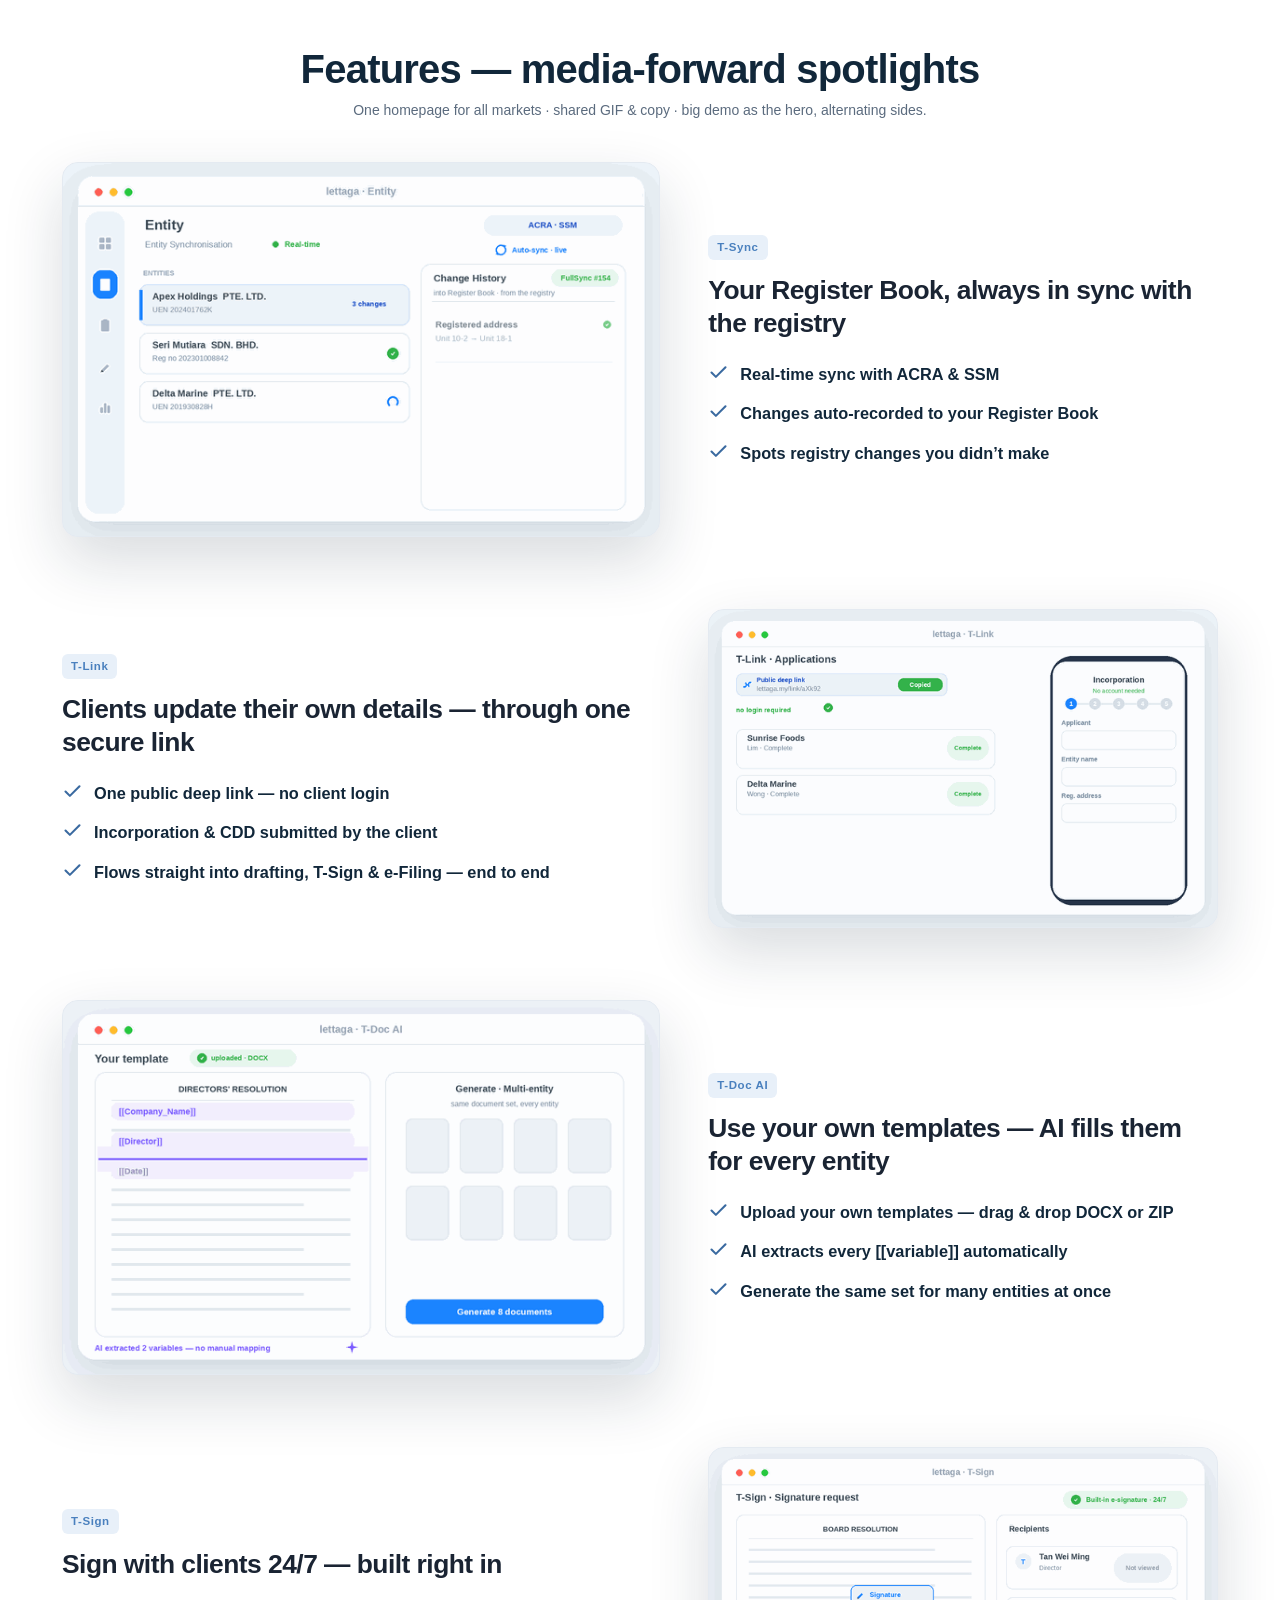
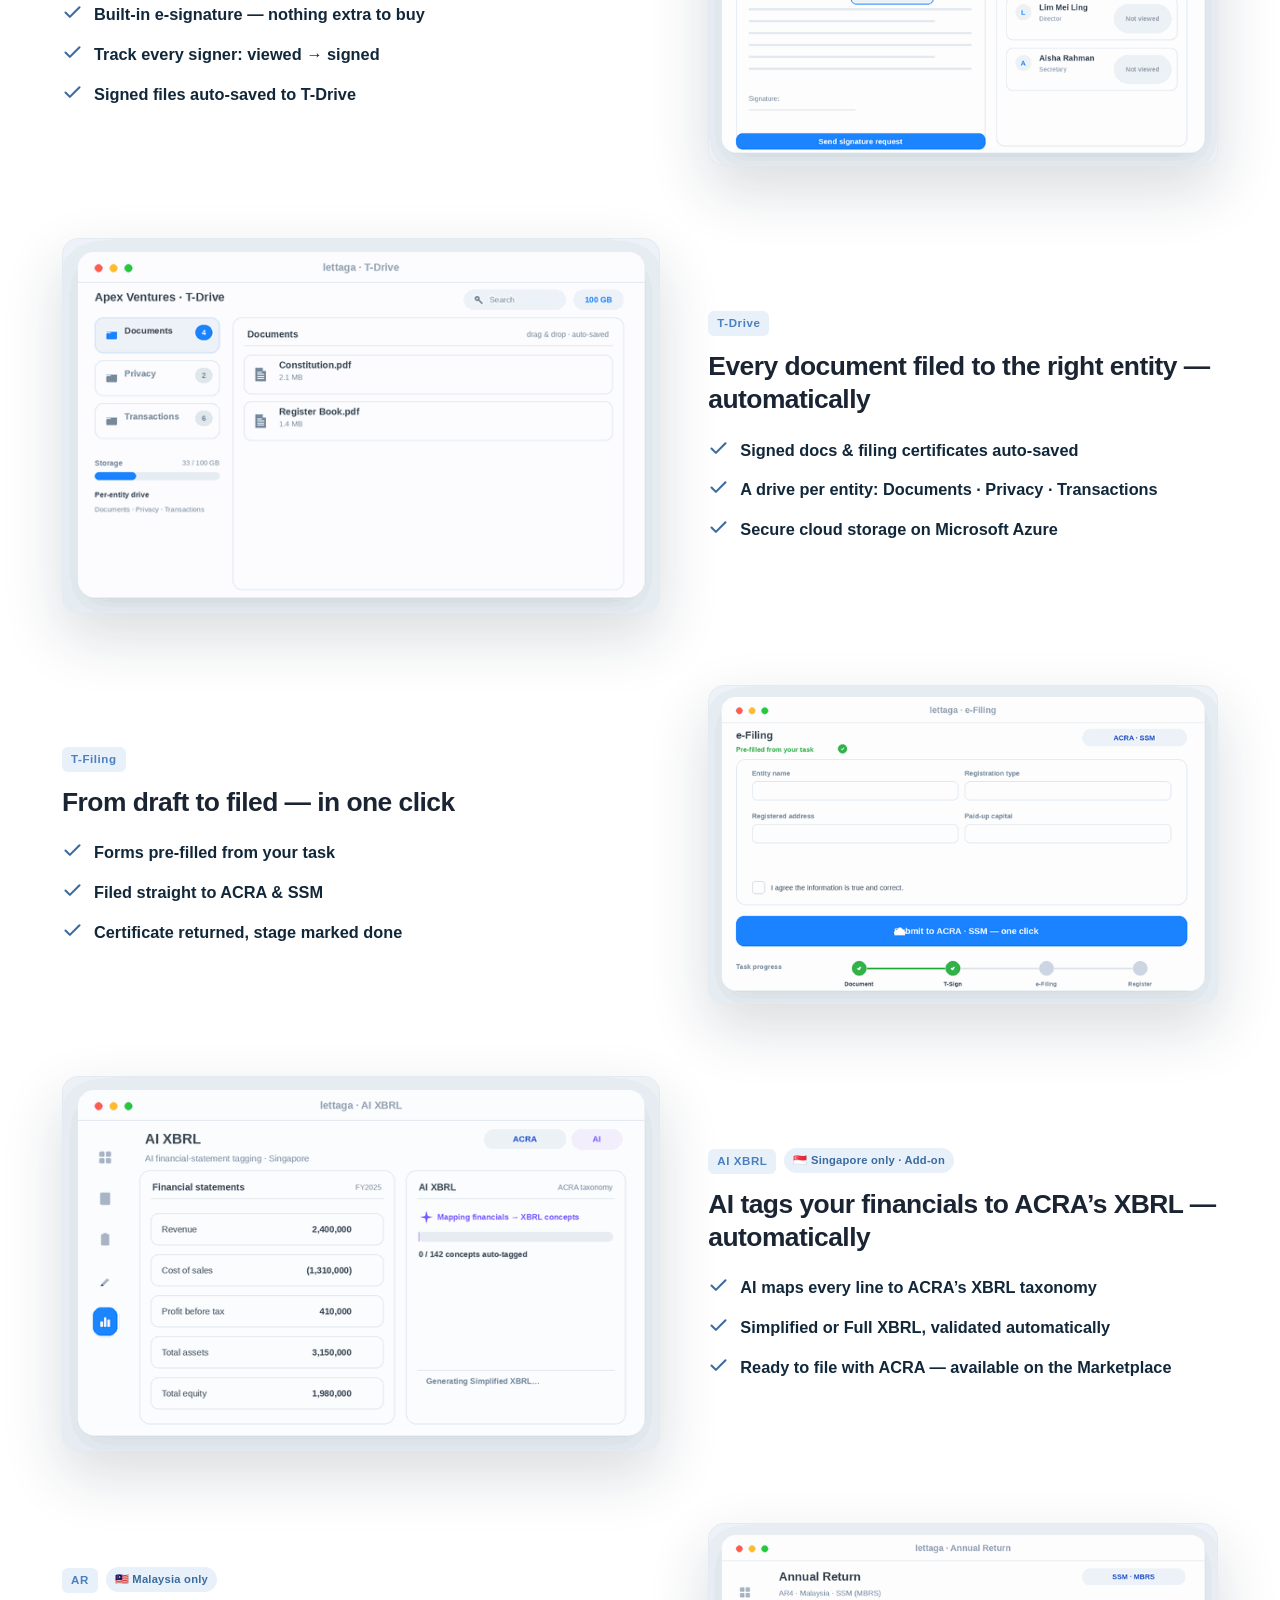
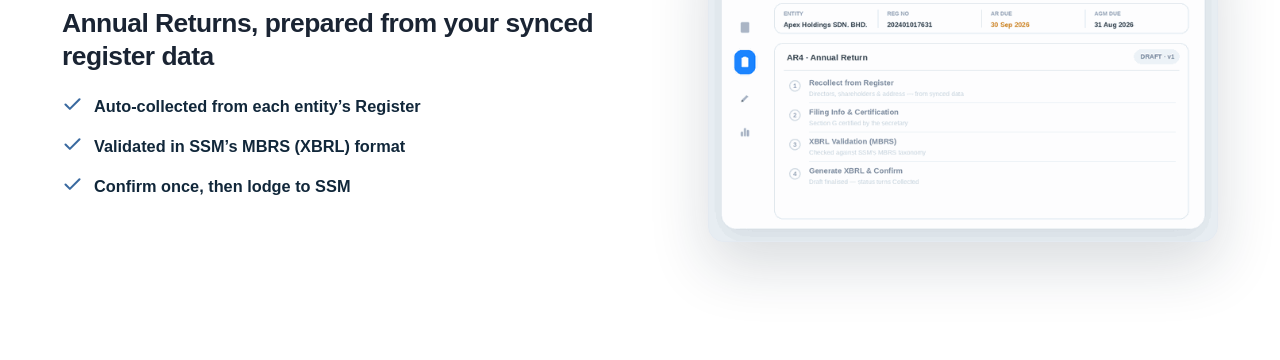
<file: _preview-features.html>
<!DOCTYPE html>
<html lang="en"><head><meta charset="UTF-8">
<meta name="viewport" content="width=device-width, initial-scale=1.0">
<title>Features — all 6 spotlights (preview)</title>
<link rel="stylesheet" href="assets/styles.css">
<style>body{background:#fff;padding:46px 20px;font-family:var(--font)}
.demo-wrap{max-width:1180px;margin:0 auto;padding:0 12px}
.demo-head{text-align:center;margin:0 0 6px}
.demo-note{text-align:center;color:var(--muted);margin:0 0 40px;font-size:14px}
.feature-spotlight{margin-bottom:72px}</style>
</head>
<body>
<div class="demo-wrap">
  <h2 class="demo-head">Features — media-forward spotlights</h2>
  <p class="demo-note">One homepage for all markets · shared GIF &amp; copy · big demo as the hero, alternating sides.</p>

  <!-- 1 T-Sync (media left) -->
  <div class="feature-spotlight">
    <div class="fs-media"><img src="assets/img/features/t-sync.gif" alt="T-Sync demo" loading="lazy" width="640" height="400"></div>
    <div class="fs-text">
      <span class="tcode">T-Sync</span>
      <h3>Your Register Book, always in sync with the registry</h3>
      <ul class="fs-list">
        <li><svg viewBox="0 0 24 24" fill="none" stroke="currentColor" stroke-width="2.4" stroke-linecap="round" stroke-linejoin="round"><polyline points="20 6 9 17 4 12"/></svg><span>Real-time sync with ACRA &amp; SSM</span></li>
        <li><svg viewBox="0 0 24 24" fill="none" stroke="currentColor" stroke-width="2.4" stroke-linecap="round" stroke-linejoin="round"><polyline points="20 6 9 17 4 12"/></svg><span>Changes auto-recorded to your Register Book</span></li>
        <li><svg viewBox="0 0 24 24" fill="none" stroke="currentColor" stroke-width="2.4" stroke-linecap="round" stroke-linejoin="round"><polyline points="20 6 9 17 4 12"/></svg><span>Spots registry changes you didn’t make</span></li>
      </ul>
    </div>
  </div>

  <!-- 2 T-Link (media right) -->
  <div class="feature-spotlight reverse">
    <div class="fs-media"><img src="assets/img/features/t-link.gif" alt="T-Link demo" loading="lazy" width="640" height="400"></div>
    <div class="fs-text">
      <span class="tcode">T-Link</span>
      <h3>Clients update their own details — through one secure link</h3>
      <ul class="fs-list">
        <li><svg viewBox="0 0 24 24" fill="none" stroke="currentColor" stroke-width="2.4" stroke-linecap="round" stroke-linejoin="round"><polyline points="20 6 9 17 4 12"/></svg><span>One public deep link — no client login</span></li>
        <li><svg viewBox="0 0 24 24" fill="none" stroke="currentColor" stroke-width="2.4" stroke-linecap="round" stroke-linejoin="round"><polyline points="20 6 9 17 4 12"/></svg><span>Incorporation &amp; CDD submitted by the client</span></li>
        <li><svg viewBox="0 0 24 24" fill="none" stroke="currentColor" stroke-width="2.4" stroke-linecap="round" stroke-linejoin="round"><polyline points="20 6 9 17 4 12"/></svg><span>Flows straight into drafting, T-Sign &amp; e-Filing — end to end</span></li>
      </ul>
    </div>
  </div>

  <!-- 3 T-Doc AI (media left) -->
  <div class="feature-spotlight">
    <div class="fs-media"><img src="assets/img/features/t-doc-ai.gif" alt="T-Doc AI demo" loading="lazy" width="640" height="400"></div>
    <div class="fs-text">
      <span class="tcode">T-Doc AI</span>
      <h3>Use your own templates — AI fills them for every entity</h3>
      <ul class="fs-list">
        <li><svg viewBox="0 0 24 24" fill="none" stroke="currentColor" stroke-width="2.4" stroke-linecap="round" stroke-linejoin="round"><polyline points="20 6 9 17 4 12"/></svg><span>Upload your own templates — drag &amp; drop DOCX or ZIP</span></li>
        <li><svg viewBox="0 0 24 24" fill="none" stroke="currentColor" stroke-width="2.4" stroke-linecap="round" stroke-linejoin="round"><polyline points="20 6 9 17 4 12"/></svg><span>AI extracts every [[variable]] automatically</span></li>
        <li><svg viewBox="0 0 24 24" fill="none" stroke="currentColor" stroke-width="2.4" stroke-linecap="round" stroke-linejoin="round"><polyline points="20 6 9 17 4 12"/></svg><span>Generate the same set for many entities at once</span></li>
      </ul>
    </div>
  </div>

  <!-- 4 T-Sign (media right) -->
  <div class="feature-spotlight reverse">
    <div class="fs-media"><img src="assets/img/features/t-sign.gif" alt="T-Sign demo" loading="lazy" width="640" height="400"></div>
    <div class="fs-text">
      <span class="tcode">T-Sign</span>
      <h3>Sign with clients 24/7 — built right in</h3>
      <ul class="fs-list">
        <li><svg viewBox="0 0 24 24" fill="none" stroke="currentColor" stroke-width="2.4" stroke-linecap="round" stroke-linejoin="round"><polyline points="20 6 9 17 4 12"/></svg><span>Built-in e-signature — nothing extra to buy</span></li>
        <li><svg viewBox="0 0 24 24" fill="none" stroke="currentColor" stroke-width="2.4" stroke-linecap="round" stroke-linejoin="round"><polyline points="20 6 9 17 4 12"/></svg><span>Track every signer: viewed → signed</span></li>
        <li><svg viewBox="0 0 24 24" fill="none" stroke="currentColor" stroke-width="2.4" stroke-linecap="round" stroke-linejoin="round"><polyline points="20 6 9 17 4 12"/></svg><span>Signed files auto-saved to T-Drive</span></li>
      </ul>
    </div>
  </div>

  <!-- 5 T-Drive (media left) -->
  <div class="feature-spotlight">
    <div class="fs-media"><img src="assets/img/features/t-drive.gif" alt="T-Drive demo" loading="lazy" width="640" height="400"></div>
    <div class="fs-text">
      <span class="tcode">T-Drive</span>
      <h3>Every document filed to the right entity — automatically</h3>
      <ul class="fs-list">
        <li><svg viewBox="0 0 24 24" fill="none" stroke="currentColor" stroke-width="2.4" stroke-linecap="round" stroke-linejoin="round"><polyline points="20 6 9 17 4 12"/></svg><span>Signed docs &amp; filing certificates auto-saved</span></li>
        <li><svg viewBox="0 0 24 24" fill="none" stroke="currentColor" stroke-width="2.4" stroke-linecap="round" stroke-linejoin="round"><polyline points="20 6 9 17 4 12"/></svg><span>A drive per entity: Documents · Privacy · Transactions</span></li>
        <li><svg viewBox="0 0 24 24" fill="none" stroke="currentColor" stroke-width="2.4" stroke-linecap="round" stroke-linejoin="round"><polyline points="20 6 9 17 4 12"/></svg><span>Secure cloud storage on Microsoft Azure</span></li>
      </ul>
    </div>
  </div>

  <!-- 6 T-Filing (media right) -->
  <div class="feature-spotlight reverse">
    <div class="fs-media"><img src="assets/img/features/t-filing.gif" alt="T-Filing demo" loading="lazy" width="640" height="400"></div>
    <div class="fs-text">
      <span class="tcode">T-Filing</span>
      <h3>From draft to filed — in one click</h3>
      <ul class="fs-list">
        <li><svg viewBox="0 0 24 24" fill="none" stroke="currentColor" stroke-width="2.4" stroke-linecap="round" stroke-linejoin="round"><polyline points="20 6 9 17 4 12"/></svg><span>Forms pre-filled from your task</span></li>
        <li><svg viewBox="0 0 24 24" fill="none" stroke="currentColor" stroke-width="2.4" stroke-linecap="round" stroke-linejoin="round"><polyline points="20 6 9 17 4 12"/></svg><span>Filed straight to ACRA &amp; SSM</span></li>
        <li><svg viewBox="0 0 24 24" fill="none" stroke="currentColor" stroke-width="2.4" stroke-linecap="round" stroke-linejoin="round"><polyline points="20 6 9 17 4 12"/></svg><span>Certificate returned, stage marked done</span></li>
      </ul>
    </div>
  </div>

  <!-- 7 AI XBRL (Singapore only · media left) -->
  <div class="feature-spotlight">
    <div class="fs-media"><img src="assets/img/features/ai-xbrl.gif" alt="AI XBRL demo" loading="lazy" width="640" height="400"></div>
    <div class="fs-text">
      <span class="tcode">AI XBRL</span><span class="geo">🇸🇬 Singapore only · Add-on</span>
      <h3>AI tags your financials to ACRA’s XBRL — automatically</h3>
      <ul class="fs-list">
        <li><svg viewBox="0 0 24 24" fill="none" stroke="currentColor" stroke-width="2.4" stroke-linecap="round" stroke-linejoin="round"><polyline points="20 6 9 17 4 12"/></svg><span>AI maps every line to ACRA’s XBRL taxonomy</span></li>
        <li><svg viewBox="0 0 24 24" fill="none" stroke="currentColor" stroke-width="2.4" stroke-linecap="round" stroke-linejoin="round"><polyline points="20 6 9 17 4 12"/></svg><span>Simplified or Full XBRL, validated automatically</span></li>
        <li><svg viewBox="0 0 24 24" fill="none" stroke="currentColor" stroke-width="2.4" stroke-linecap="round" stroke-linejoin="round"><polyline points="20 6 9 17 4 12"/></svg><span>Ready to file with ACRA — available on the Marketplace</span></li>
      </ul>
    </div>
  </div>

  <!-- 8 Annual Return (Malaysia only · media right) -->
  <div class="feature-spotlight reverse">
    <div class="fs-media"><img src="assets/img/features/ar.gif" alt="Annual Return demo" loading="lazy" width="640" height="400"></div>
    <div class="fs-text">
      <span class="tcode">AR</span><span class="geo">🇲🇾 Malaysia only</span>
      <h3>Annual Returns, prepared from your synced register data</h3>
      <ul class="fs-list">
        <li><svg viewBox="0 0 24 24" fill="none" stroke="currentColor" stroke-width="2.4" stroke-linecap="round" stroke-linejoin="round"><polyline points="20 6 9 17 4 12"/></svg><span>Auto-collected from each entity’s Register</span></li>
        <li><svg viewBox="0 0 24 24" fill="none" stroke="currentColor" stroke-width="2.4" stroke-linecap="round" stroke-linejoin="round"><polyline points="20 6 9 17 4 12"/></svg><span>Validated in SSM’s MBRS (XBRL) format</span></li>
        <li><svg viewBox="0 0 24 24" fill="none" stroke="currentColor" stroke-width="2.4" stroke-linecap="round" stroke-linejoin="round"><polyline points="20 6 9 17 4 12"/></svg><span>Confirm once, then lodge to SSM</span></li>
      </ul>
    </div>
  </div>

</div>
</body></html>
</file>
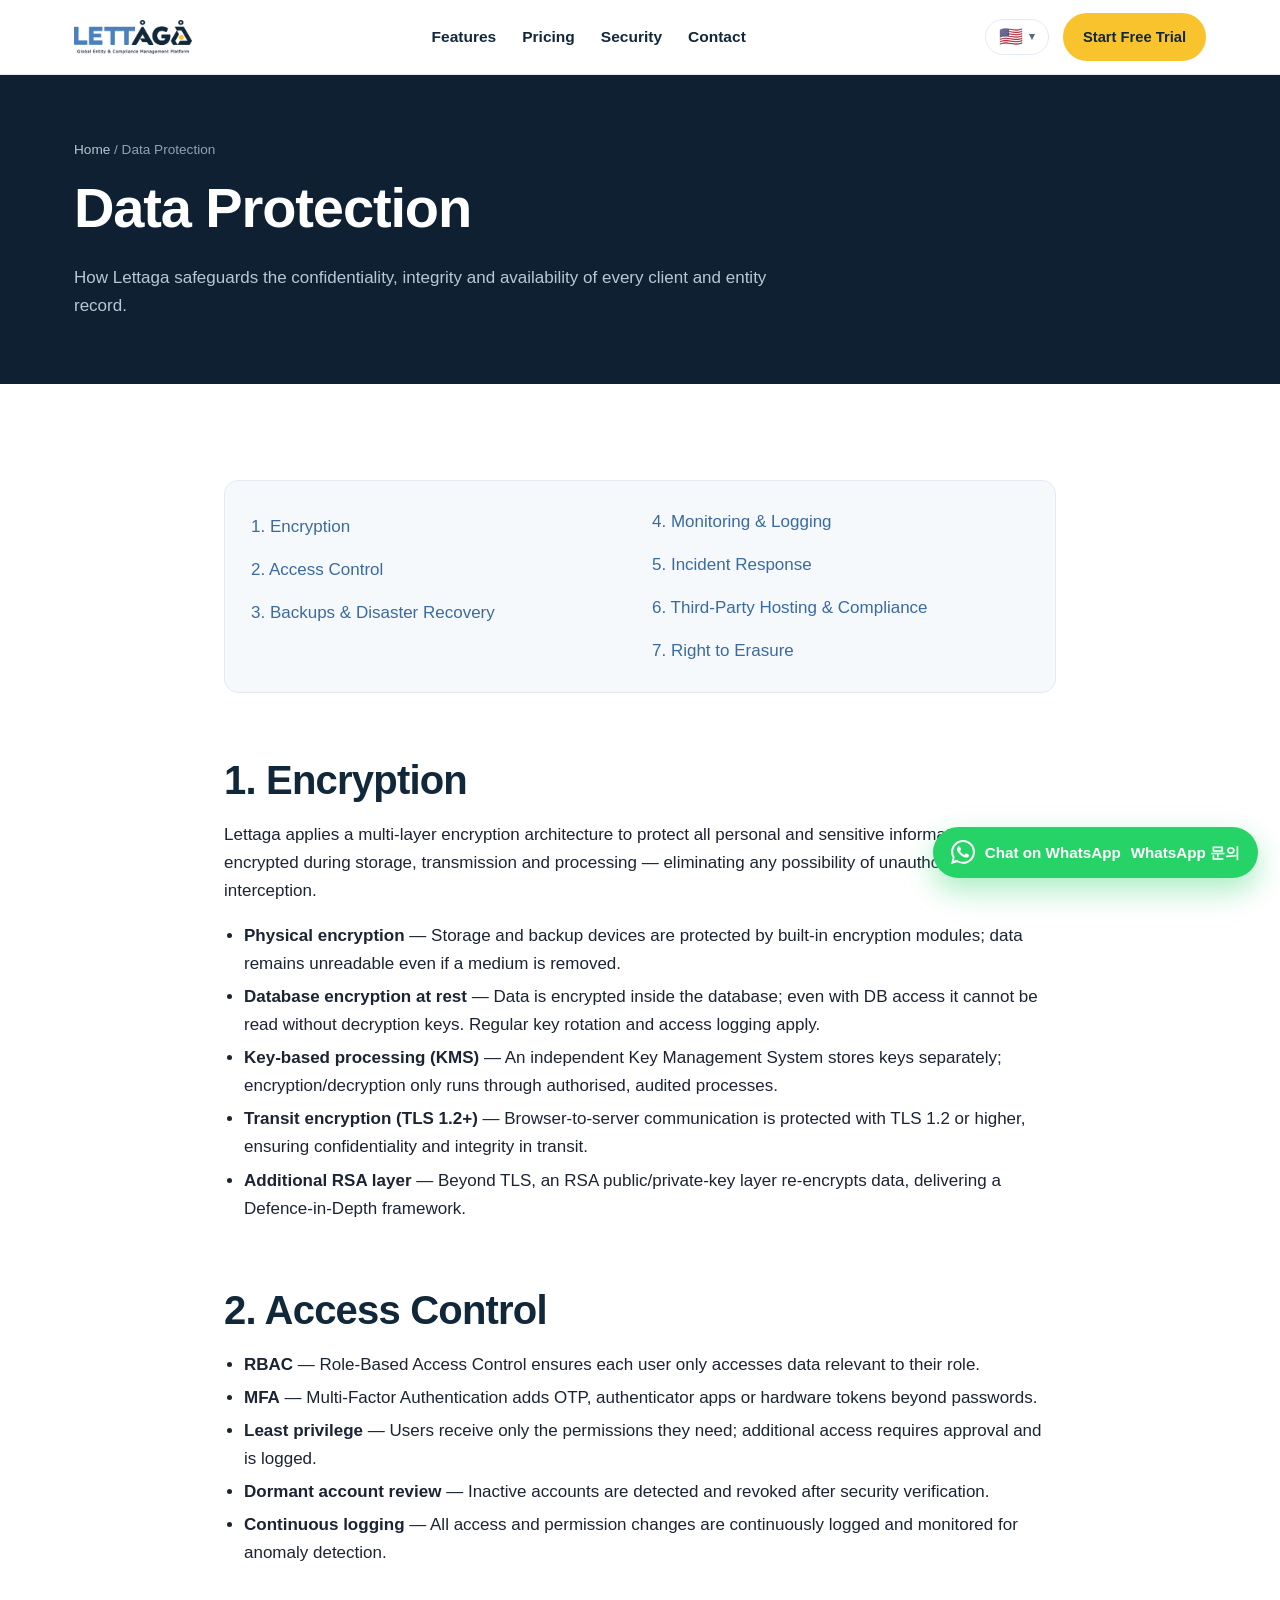
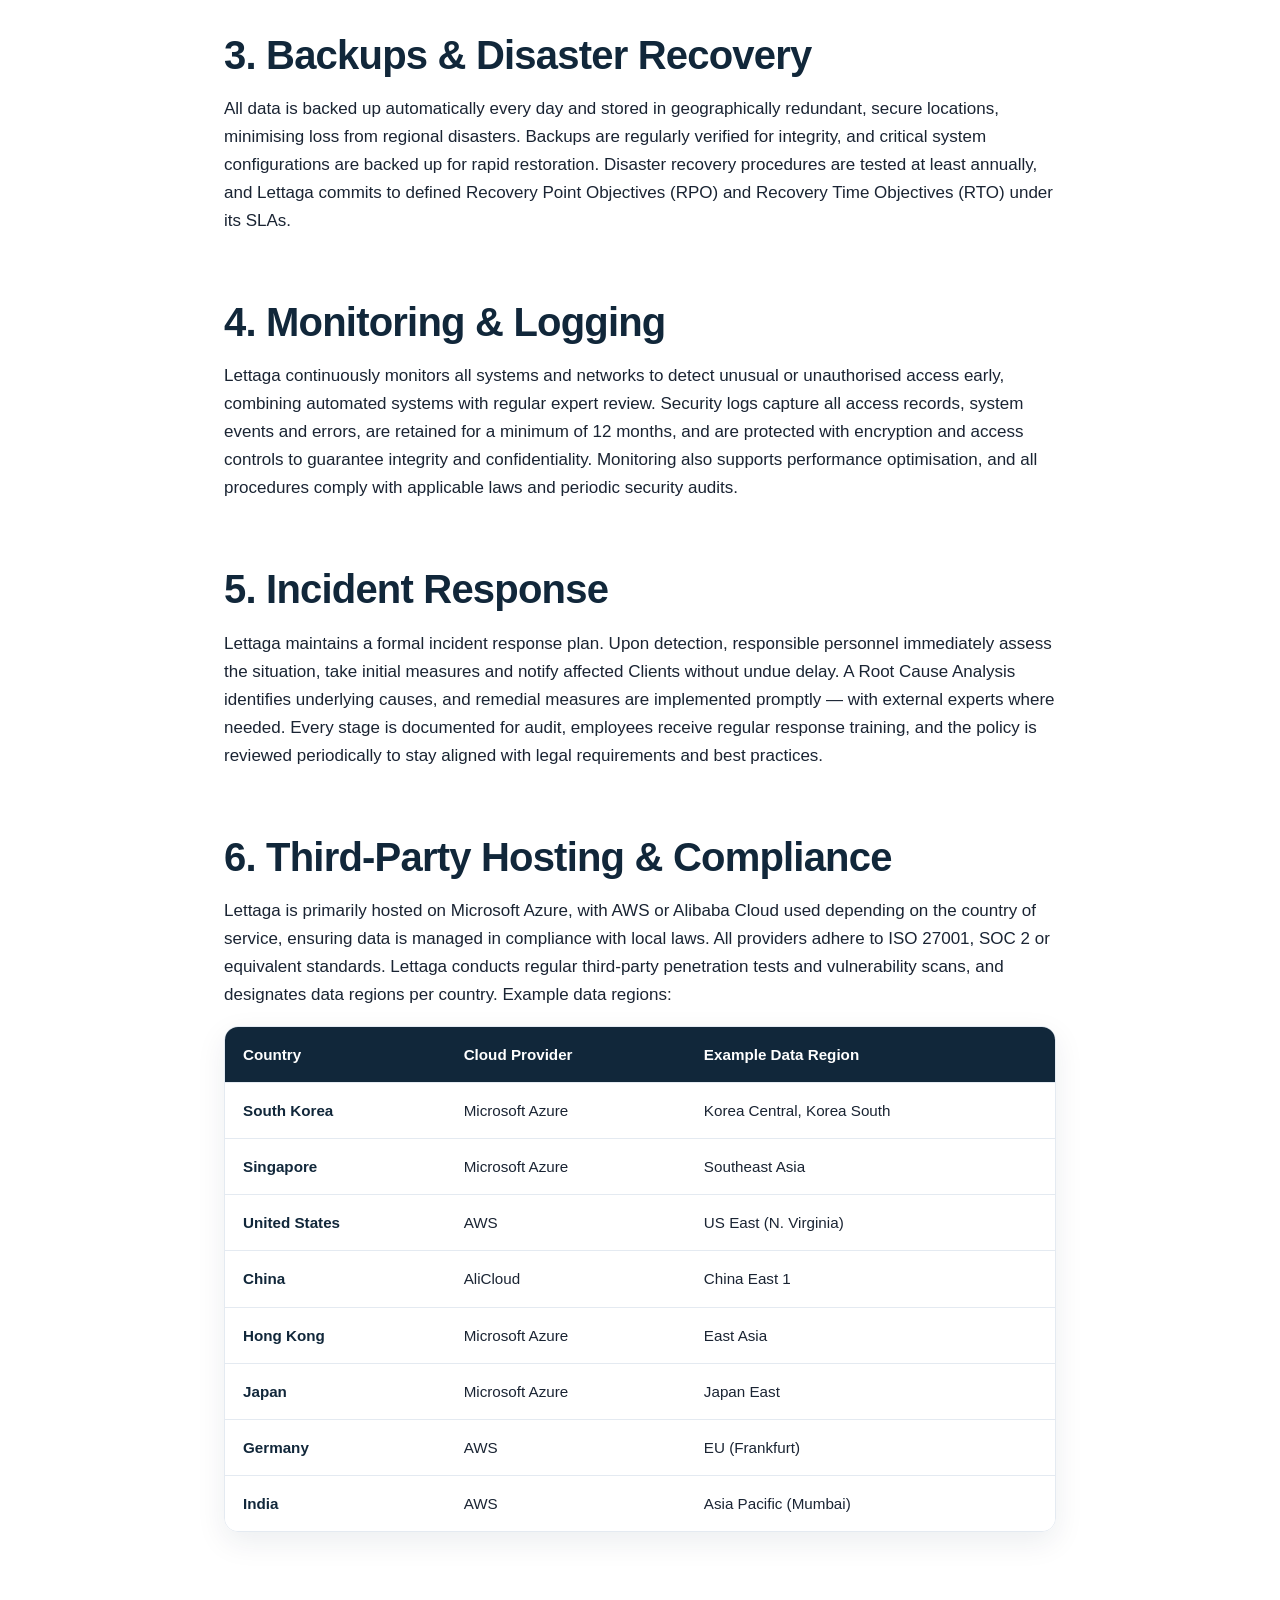
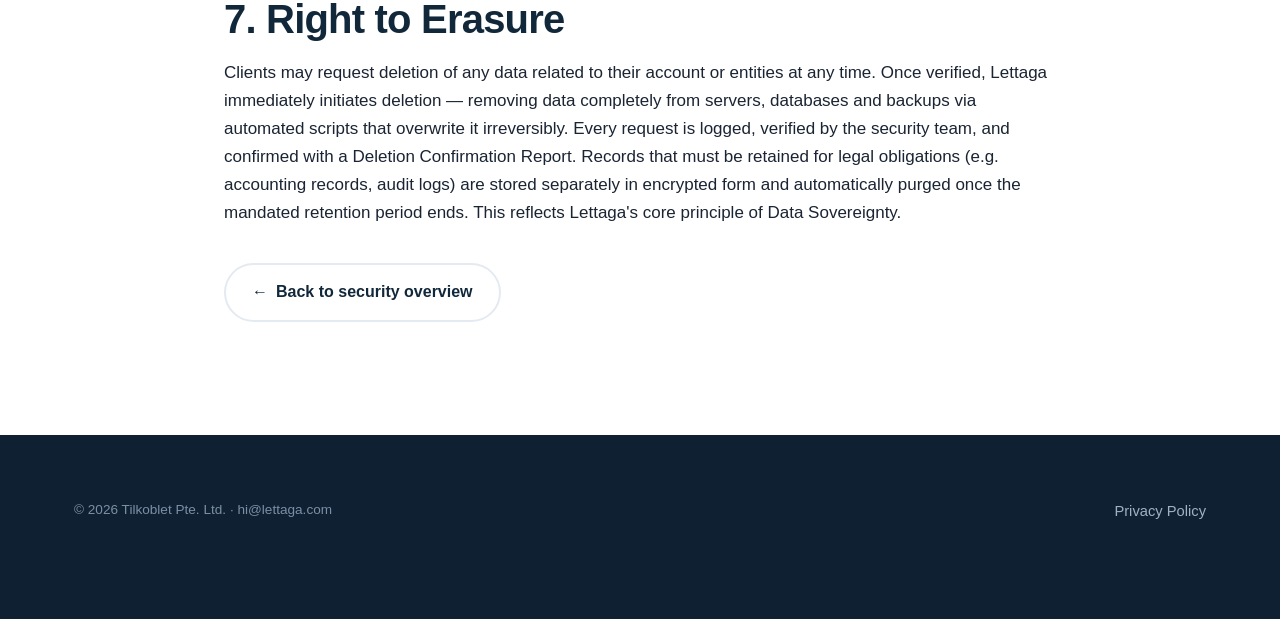
<file: data-protection.html>
<!DOCTYPE html>
<html lang="en">
<head>
<meta charset="UTF-8">
<meta name="viewport" content="width=device-width, initial-scale=1.0">
<title data-title-en="Data Protection — Lettaga" data-title-ko="데이터 보호 — Lettaga">Data Protection — Lettaga</title>
<meta name="description" content="Lettaga's data protection framework: encryption, access control, backups, monitoring, incident response, hosting compliance and the right to erasure.">
<link rel="icon" href="assets/img/favicon.png">
<link rel="stylesheet" href="assets/styles.css">
</head>
<body>

<header class="site">
  <div class="container nav">
    <a class="brand" href="index.html"><img data-logo data-logo-en="assets/img/logo-en.png" data-logo-ko="assets/img/logo-ko.png" src="assets/img/logo-en.png" alt="Lettaga"></a>
    <ul class="nav-links">
      <li><a href="index.html#features"><span data-lang-en>Features</span><span data-lang-ko>기능</span></a></li>
      <li><a href="index.html#pricing"><span data-lang-en>Pricing</span><span data-lang-ko>가격</span></a></li>
      <li><a href="index.html#security"><span data-lang-en>Security</span><span data-lang-ko>보안</span></a></li>
      <li><a href="index.html#contact"><span data-lang-en>Contact</span><span data-lang-ko>문의</span></a></li>
    </ul>
    <div class="nav-right">
      <div class="lang"><button class="lang-toggle" aria-label="Language"><span class="lang-current">English</span></button><div class="lang-menu"></div></div>
      <a href="free-trial.html" class="btn btn-primary btn-sm"><span data-lang-en>Start Free Trial</span><span data-lang-ko>무료 체험</span></a>
      <button class="nav-toggle" aria-label="Menu"><span></span><span></span><span></span></button>
    </div>
  </div>
</header>

<div class="page-head">
  <div class="container">
    <div class="breadcrumb"><a href="index.html">Home</a> / <span data-lang-en>Data Protection</span><span data-lang-ko>데이터 보호</span></div>
    <h1><span data-lang-en>Data Protection</span><span data-lang-ko>데이터 보호</span></h1>
    <p><span data-lang-en>How Lettaga safeguards the confidentiality, integrity and availability of every client and entity record.</span><span data-lang-ko>Lettaga가 모든 고객·엔터티 데이터의 기밀성·무결성·가용성을 보호하는 방식입니다.</span></p>
  </div>
</div>

<section>
  <div class="container legal">
    <nav class="toc">
      <ul>
        <li><a href="#encryption">1. <span data-lang-en>Encryption</span><span data-lang-ko>암호화</span></a></li>
        <li><a href="#access">2. <span data-lang-en>Access Control</span><span data-lang-ko>접근 제어</span></a></li>
        <li><a href="#backup">3. <span data-lang-en>Backups &amp; Disaster Recovery</span><span data-lang-ko>백업 및 복구</span></a></li>
        <li><a href="#monitoring">4. <span data-lang-en>Monitoring &amp; Logging</span><span data-lang-ko>모니터링 및 로깅</span></a></li>
        <li><a href="#incident">5. <span data-lang-en>Incident Response</span><span data-lang-ko>사고 대응</span></a></li>
        <li><a href="#hosting">6. <span data-lang-en>Third-Party Hosting &amp; Compliance</span><span data-lang-ko>3rd 파티 호스팅 및 컴플라이언스</span></a></li>
        <li><a href="#erasure">7. <span data-lang-en>Right to Erasure</span><span data-lang-ko>데이터 삭제 요구권</span></a></li>
      </ul>
    </nav>

    <h2 id="encryption">1. <span data-lang-en>Encryption</span><span data-lang-ko>암호화</span></h2>
    <p><span class="block" data-lang-en>Lettaga applies a multi-layer encryption architecture to protect all personal and sensitive information. Data is encrypted during storage, transmission and processing — eliminating any possibility of unauthorised access or interception.</span><span class="block" data-lang-ko>Lettaga는 고객이 제공하는 모든 개인정보와 민감한 데이터를 보호하기 위해 다계층 암호화 구조를 적용합니다. 데이터는 저장·전송·처리 전 단계에서 안전하게 암호화되어 외부 접근이나 도청 가능성을 원천 차단합니다.</span></p>
    <ul>
      <li><strong><span data-lang-en>Physical encryption</span><span data-lang-ko>물리적 암호화</span></strong> — <span data-lang-en>Storage and backup devices are protected by built-in encryption modules; data remains unreadable even if a medium is removed.</span><span data-lang-ko>스토리지·백업 장치는 자체 암호화 모듈로 보호되며, 장치가 유출되어도 데이터는 해독 불가능한 형태로 남습니다.</span></li>
      <li><strong><span data-lang-en>Database encryption at rest</span><span data-lang-ko>데이터베이스 암호화</span></strong> — <span data-lang-en>Data is encrypted inside the database; even with DB access it cannot be read without decryption keys. Regular key rotation and access logging apply.</span><span data-lang-ko>모든 개인정보는 DB 내부에서도 암호화 저장되어, DB 접근 권한이 있어도 복호화 키 없이는 내용을 볼 수 없습니다. 정기 키 회전과 접근 로그를 운영합니다.</span></li>
      <li><strong><span data-lang-en>Key-based processing (KMS)</span><span data-lang-ko>암호화 키 기반 처리(KMS)</span></strong> — <span data-lang-en>An independent Key Management System stores keys separately; encryption/decryption only runs through authorised, audited processes.</span><span data-lang-ko>독립된 키 관리 시스템(KMS)으로 키를 별도 관리하며, 암·복호화는 승인된 보안 프로세스를 통해서만 수행됩니다.</span></li>
      <li><strong><span data-lang-en>Transit encryption (TLS 1.2+)</span><span data-lang-ko>전송 구간 암호화(TLS 1.2+)</span></strong> — <span data-lang-en>Browser-to-server communication is protected with TLS 1.2 or higher, ensuring confidentiality and integrity in transit.</span><span data-lang-ko>브라우저와 서버 간 통신은 TLS 1.2 이상으로 보호되어 전송 중 도청·변조를 방지합니다.</span></li>
      <li><strong><span data-lang-en>Additional RSA layer</span><span data-lang-ko>추가 RSA 암호화 계층</span></strong> — <span data-lang-en>Beyond TLS, an RSA public/private-key layer re-encrypts data, delivering a Defence-in-Depth framework.</span><span data-lang-ko>TLS 외에 RSA 공개키/개인키 계층으로 데이터를 한 번 더 암호화하여 다계층 방어(Defense-in-Depth)를 구현합니다.</span></li>
    </ul>

    <h2 id="access">2. <span data-lang-en>Access Control</span><span data-lang-ko>접근 제어</span></h2>
    <ul>
      <li><strong>RBAC</strong> — <span data-lang-en>Role-Based Access Control ensures each user only accesses data relevant to their role.</span><span data-lang-ko>역할 기반 접근 제어로 각 사용자는 자신의 역할에 필요한 데이터에만 접근합니다.</span></li>
      <li><strong>MFA</strong> — <span data-lang-en>Multi-Factor Authentication adds OTP, authenticator apps or hardware tokens beyond passwords.</span><span data-lang-ko>비밀번호 외에 OTP·인증 앱·하드웨어 토큰 등 다중 인증을 요구합니다.</span></li>
      <li><strong><span data-lang-en>Least privilege</span><span data-lang-ko>최소 권한</span></strong> — <span data-lang-en>Users receive only the permissions they need; additional access requires approval and is logged.</span><span data-lang-ko>업무에 필요한 최소 권한만 부여하며, 추가 권한은 승인 절차를 거치고 모든 변경이 기록됩니다.</span></li>
      <li><strong><span data-lang-en>Dormant account review</span><span data-lang-ko>비활성 계정 점검</span></strong> — <span data-lang-en>Inactive accounts are detected and revoked after security verification.</span><span data-lang-ko>장기 미사용 계정은 자동 탐지되어 보안 확인 후 권한이 회수됩니다.</span></li>
      <li><strong><span data-lang-en>Continuous logging</span><span data-lang-ko>상시 기록</span></strong> — <span data-lang-en>All access and permission changes are continuously logged and monitored for anomaly detection.</span><span data-lang-ko>모든 접근·권한 변경은 상시 기록·모니터링되어 이상 징후 탐지에 활용됩니다.</span></li>
    </ul>

    <h2 id="backup">3. <span data-lang-en>Backups &amp; Disaster Recovery</span><span data-lang-ko>백업 및 복구</span></h2>
    <p><span class="block" data-lang-en>All data is backed up automatically every day and stored in geographically redundant, secure locations, minimising loss from regional disasters. Backups are regularly verified for integrity, and critical system configurations are backed up for rapid restoration. Disaster recovery procedures are tested at least annually, and Lettaga commits to defined Recovery Point Objectives (RPO) and Recovery Time Objectives (RTO) under its SLAs.</span><span class="block" data-lang-ko>모든 데이터는 매일 자동 백업되어 지리적으로 분리된 복수의 안전한 위치에 저장되며, 특정 지역의 재해로 인한 손실 위험을 최소화합니다. 백업은 정기적으로 무결성을 검증하고, 핵심 시스템 구성 정보도 함께 백업하여 신속한 복구가 가능합니다. 재해 복구 절차는 최소 연 1회 테스트하며, SLA에 따라 복구 목표 시점(RPO)과 복구 목표 시간(RTO)을 설정·준수합니다.</span></p>

    <h2 id="monitoring">4. <span data-lang-en>Monitoring &amp; Logging</span><span data-lang-ko>모니터링 및 로깅</span></h2>
    <p><span class="block" data-lang-en>Lettaga continuously monitors all systems and networks to detect unusual or unauthorised access early, combining automated systems with regular expert review. Security logs capture all access records, system events and errors, are retained for a minimum of 12 months, and are protected with encryption and access controls to guarantee integrity and confidentiality. Monitoring also supports performance optimisation, and all procedures comply with applicable laws and periodic security audits.</span><span class="block" data-lang-ko>Lettaga는 모든 시스템과 네트워크를 상시 모니터링하여 비정상·미승인 접근을 즉시 탐지하며, 자동화 시스템과 전문가 점검을 병행합니다. 보안 로그는 모든 접근 기록·시스템 이벤트·오류를 포함하여 최소 12개월 보관되고, 암호화와 접근 제어로 무결성·기밀성을 보장합니다. 모니터링은 성능 최적화에도 활용되며, 모든 절차는 관련 법규 및 정기 보안 감사와 연계해 운영됩니다.</span></p>

    <h2 id="incident">5. <span data-lang-en>Incident Response</span><span data-lang-ko>사고 대응</span></h2>
    <p><span class="block" data-lang-en>Lettaga maintains a formal incident response plan. Upon detection, responsible personnel immediately assess the situation, take initial measures and notify affected Clients without undue delay. A Root Cause Analysis identifies underlying causes, and remedial measures are implemented promptly — with external experts where needed. Every stage is documented for audit, employees receive regular response training, and the policy is reviewed periodically to stay aligned with legal requirements and best practices.</span><span class="block" data-lang-ko>Lettaga는 공식 사고 대응 계획을 운영합니다. 사고 탐지 시 담당자는 즉시 상황을 확인하고 초기 조치를 수행하며, 영향을 받는 고객에게 지체 없이 통보합니다. 근본 원인 분석(RCA)으로 원인을 파악하고 재발 방지 조치를 신속히 시행하며, 필요 시 외부 전문가와 협력합니다. 모든 단계는 문서화되어 감사에 활용되고, 전 직원이 정기 대응 훈련을 받으며, 정책은 법적 요구사항과 모범 사례에 맞춰 주기적으로 검토·업데이트됩니다.</span></p>

    <h2 id="hosting">6. <span data-lang-en>Third-Party Hosting &amp; Compliance</span><span data-lang-ko>3rd 파티 호스팅 및 컴플라이언스</span></h2>
    <p><span class="block" data-lang-en>Lettaga is primarily hosted on Microsoft Azure, with AWS or Alibaba Cloud used depending on the country of service, ensuring data is managed in compliance with local laws. All providers adhere to ISO 27001, SOC 2 or equivalent standards. Lettaga conducts regular third-party penetration tests and vulnerability scans, and designates data regions per country. Example data regions:</span><span class="block" data-lang-ko>Lettaga의 서비스는 주로 Microsoft Azure에서 호스팅되며, 서비스 국가에 따라 AWS 또는 Alibaba Cloud를 함께 활용하여 현지 법규를 준수합니다. 모든 클라우드 제공자는 ISO 27001, SOC 2 또는 이에 상응하는 표준을 준수합니다. 정기적으로 제3자 침투 테스트와 취약점 점검을 수행하며, 국가별 데이터 리전을 명확히 지정합니다. 국가별 데이터 리전 예시:</span></p>
    <div class="tablewrap">
      <table class="compare">
        <thead><tr><th><span data-lang-en>Country</span><span data-lang-ko>국가</span></th><th><span data-lang-en>Cloud Provider</span><span data-lang-ko>클라우드 제공자</span></th><th><span data-lang-en>Example Data Region</span><span data-lang-ko>데이터 리전 예시</span></th></tr></thead>
        <tbody>
          <tr><td class="feat"><span data-lang-en>South Korea</span><span data-lang-ko>대한민국</span></td><td>Microsoft Azure</td><td>Korea Central, Korea South</td></tr>
          <tr><td class="feat"><span data-lang-en>Singapore</span><span data-lang-ko>싱가포르</span></td><td>Microsoft Azure</td><td>Southeast Asia</td></tr>
          <tr><td class="feat"><span data-lang-en>United States</span><span data-lang-ko>미국</span></td><td>AWS</td><td>US East (N. Virginia)</td></tr>
          <tr><td class="feat"><span data-lang-en>China</span><span data-lang-ko>중국</span></td><td>AliCloud</td><td>China East 1</td></tr>
          <tr><td class="feat"><span data-lang-en>Hong Kong</span><span data-lang-ko>홍콩</span></td><td>Microsoft Azure</td><td>East Asia</td></tr>
          <tr><td class="feat"><span data-lang-en>Japan</span><span data-lang-ko>일본</span></td><td>Microsoft Azure</td><td>Japan East</td></tr>
          <tr><td class="feat"><span data-lang-en>Germany</span><span data-lang-ko>독일</span></td><td>AWS</td><td>EU (Frankfurt)</td></tr>
          <tr><td class="feat"><span data-lang-en>India</span><span data-lang-ko>인도</span></td><td>AWS</td><td>Asia Pacific (Mumbai)</td></tr>
        </tbody>
      </table>
    </div>

    <h2 id="erasure">7. <span data-lang-en>Right to Erasure</span><span data-lang-ko>데이터 삭제 요구권</span></h2>
    <p><span class="block" data-lang-en>Clients may request deletion of any data related to their account or entities at any time. Once verified, Lettaga immediately initiates deletion — removing data completely from servers, databases and backups via automated scripts that overwrite it irreversibly. Every request is logged, verified by the security team, and confirmed with a Deletion Confirmation Report. Records that must be retained for legal obligations (e.g. accounting records, audit logs) are stored separately in encrypted form and automatically purged once the mandated retention period ends. This reflects Lettaga's core principle of Data Sovereignty.</span><span class="block" data-lang-ko>고객은 언제든 본인 또는 엔터티와 관련된 모든 데이터의 삭제를 요청할 수 있습니다. 내부 인증을 거친 후 Lettaga는 즉시 삭제를 시작하여, 자동화 스크립트로 서버·데이터베이스·백업 전반에서 데이터를 복구 불가능하게 덮어쓰며 완전히 제거합니다. 모든 요청은 로그로 기록되고 보안팀이 완료를 검증하며, 삭제 완료 보고서로 확인됩니다. 단, 법적 의무로 보관이 필요한 데이터(회계기록·감사 로그 등)는 암호화된 별도 영역에 보관되며 법정 기간 종료 시 자동 삭제됩니다. 이는 데이터 주권(Data Sovereignty)을 보장하는 Lettaga의 핵심 원칙입니다.</span></p>

    <p style="margin-top:36px"><a href="index.html#security" class="btn btn-ghost">← <span data-lang-en>Back to security overview</span><span data-lang-ko>보안 개요로 돌아가기</span></a></p>
  </div>
</section>

<footer class="site">
  <div class="container">
    <div class="foot-bottom" style="border:0;margin:0;padding:0">
      <span>© <span class="year">2026</span> Tilkoblet Pte. Ltd. · hi@lettaga.com</span>
      <span><a href="privacy-policy.html"><span data-lang-en>Privacy Policy</span><span data-lang-ko>개인정보 처리방침</span></a></span>
    </div>
  </div>
</footer>

<a class="wa-float" href="https://wa.me/6587752369" target="_blank" rel="noopener" aria-label="WhatsApp">
  <svg viewBox="0 0 24 24" fill="currentColor"><path d="M.057 24l1.687-6.163a11.867 11.867 0 01-1.587-5.946C.16 5.335 5.495 0 12.05 0a11.817 11.817 0 018.413 3.488 11.824 11.824 0 013.48 8.414c-.003 6.557-5.338 11.892-11.893 11.892a11.9 11.9 0 01-5.688-1.448L.057 24zm6.597-3.807c1.676.995 3.276 1.591 5.392 1.592 5.448 0 9.886-4.434 9.889-9.885.002-5.462-4.415-9.89-9.881-9.892-5.452 0-9.887 4.434-9.889 9.884a9.86 9.86 0 001.51 5.26l-.999 3.648 3.743-.982zm11.387-5.464c-.074-.124-.272-.198-.57-.347-.297-.149-1.758-.868-2.031-.967-.272-.099-.47-.149-.669.149-.198.297-.768.967-.941 1.165-.173.198-.347.223-.644.074-.297-.149-1.255-.462-2.39-1.475-.883-.788-1.48-1.761-1.653-2.059-.173-.297-.018-.458.13-.606.134-.133.297-.347.446-.521.151-.172.2-.296.3-.495.099-.198.05-.372-.025-.521-.075-.148-.669-1.611-.916-2.206-.242-.579-.487-.501-.669-.51l-.57-.01c-.198 0-.52.074-.792.372s-1.04 1.016-1.04 2.479 1.065 2.876 1.213 3.074c.149.198 2.096 3.2 5.077 4.487.709.306 1.263.489 1.694.626.712.226 1.36.194 1.872.118.571-.085 1.758-.719 2.006-1.413.247-.694.247-1.289.173-1.413z"/></svg>
  <span class="wa-text" data-lang-en>Chat on WhatsApp</span><span class="wa-text" data-lang-ko>WhatsApp 문의</span>
</a>
<script src="assets/i18n.js"></script>
<script src="assets/main.js"></script>
</body>
</html>
</file>
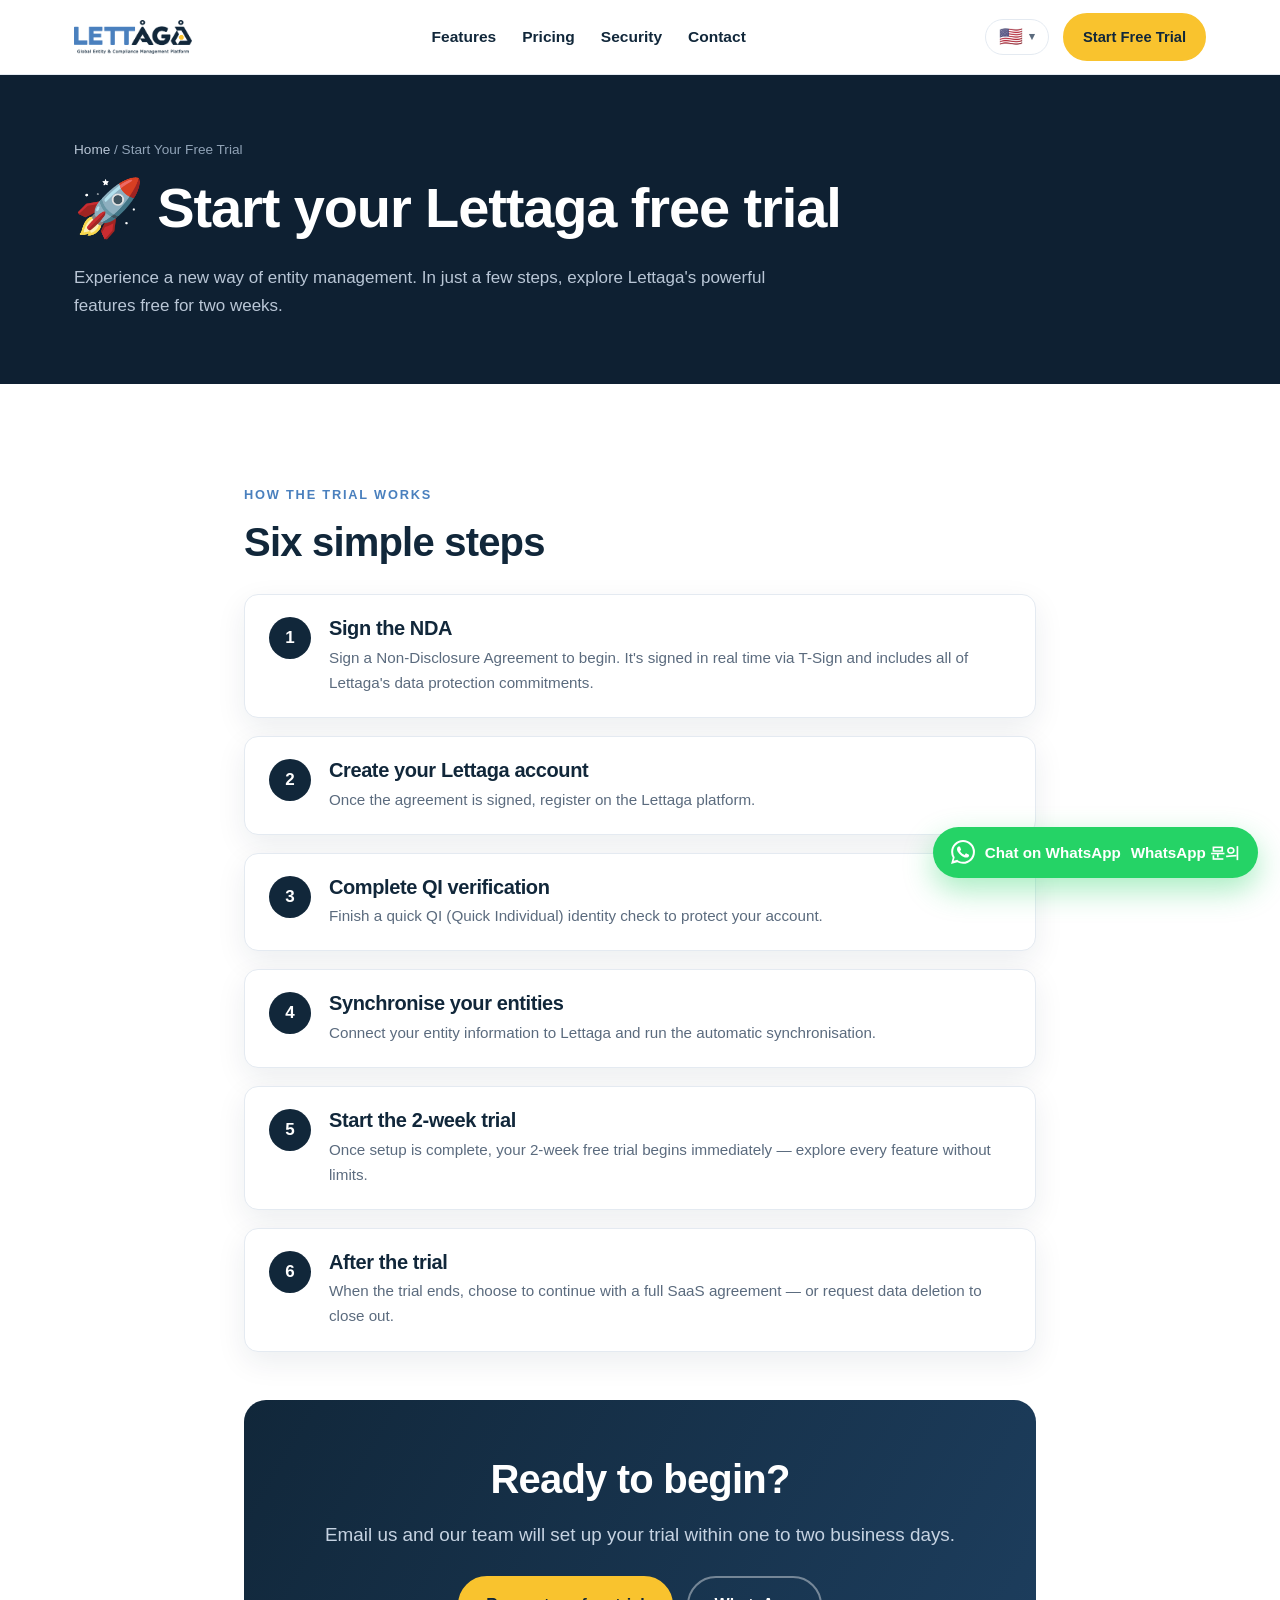
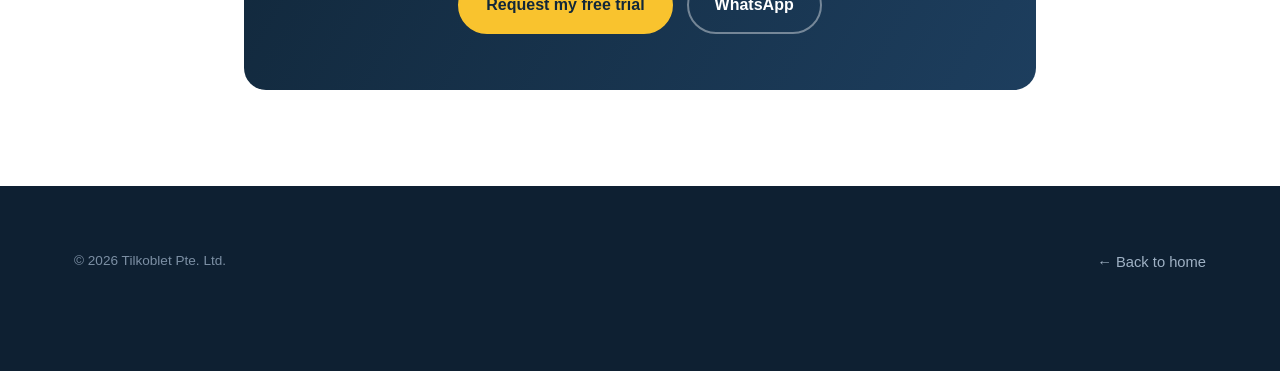
<file: free-trial.html>
<!DOCTYPE html>
<html lang="en">
<head>
<meta charset="UTF-8">
<meta name="viewport" content="width=device-width, initial-scale=1.0">
<title data-title-en="Start Your Free Trial — Lettaga" data-title-ko="무료 체험 시작 — Lettaga">Start Your Free Trial — Lettaga</title>
<meta name="description" content="Experience a new way of entity management. Start your free Lettaga trial in a few simple steps.">
<link rel="icon" href="assets/img/favicon.png">
<link rel="stylesheet" href="assets/styles.css">
</head>
<body>

<header class="site">
  <div class="container nav">
    <a class="brand" href="index.html"><img data-logo data-logo-en="assets/img/logo-en.png" data-logo-ko="assets/img/logo-ko.png" src="assets/img/logo-en.png" alt="Lettaga"></a>
    <ul class="nav-links">
      <li><a href="index.html#features"><span data-lang-en>Features</span><span data-lang-ko>기능</span></a></li>
      <li><a href="index.html#pricing"><span data-lang-en>Pricing</span><span data-lang-ko>가격</span></a></li>
      <li><a href="index.html#security"><span data-lang-en>Security</span><span data-lang-ko>보안</span></a></li>
      <li><a href="index.html#contact"><span data-lang-en>Contact</span><span data-lang-ko>문의</span></a></li>
    </ul>
    <div class="nav-right">
      <div class="lang"><button class="lang-toggle" aria-label="Language"><span class="lang-current">English</span></button><div class="lang-menu"></div></div>
      <a href="free-trial.html" class="btn btn-primary btn-sm"><span data-lang-en>Start Free Trial</span><span data-lang-ko>무료 체험</span></a>
      <button class="nav-toggle" aria-label="Menu"><span></span><span></span><span></span></button>
    </div>
  </div>
</header>

<div class="page-head">
  <div class="container">
    <div class="breadcrumb"><a href="index.html">Home</a> / <span data-lang-en>Start Your Free Trial</span><span data-lang-ko>무료 체험</span></div>
    <h1>🚀 <span data-lang-en>Start your Lettaga free trial</span><span data-lang-ko>Lettaga 무료 체험을 시작하세요</span></h1>
    <p><span data-lang-en>Experience a new way of entity management. In just a few steps, explore Lettaga's powerful features free for two weeks.</span><span data-lang-ko>엔터티 관리의 새로운 방식을 직접 경험해 보세요. 몇 단계만 거치면 Lettaga의 강력한 기능을 2주 동안 무료로 사용할 수 있습니다.</span></p>
  </div>
</div>

<section>
  <div class="container" style="max-width:840px">
    <span class="eyebrow"><span data-lang-en>How the trial works</span><span data-lang-ko>트라이얼 진행 단계</span></span>
    <h2 style="margin-bottom:28px"><span data-lang-en>Six simple steps</span><span data-lang-ko>여섯 단계면 충분합니다</span></h2>
    <div class="steps">
      <div class="step reveal"><div class="n"></div><div><h3><span data-lang-en>Sign the NDA</span><span data-lang-ko>NDA 서명</span></h3><p><span data-lang-en>Sign a Non-Disclosure Agreement to begin. It's signed in real time via T-Sign and includes all of Lettaga's data protection commitments.</span><span data-lang-ko>먼저 비밀유지계약서(NDA)를 작성합니다. T-Sign으로 실시간 전자서명되며, Lettaga의 데이터 보호 정책이 모두 포함됩니다.</span></p></div></div>
      <div class="step reveal"><div class="n"></div><div><h3><span data-lang-en>Create your Lettaga account</span><span data-lang-ko>Lettaga 회원가입</span></h3><p><span data-lang-en>Once the agreement is signed, register on the Lettaga platform.</span><span data-lang-ko>계약서 서명이 완료되면 Lettaga 사이트에 회원가입을 진행합니다.</span></p></div></div>
      <div class="step reveal"><div class="n"></div><div><h3><span data-lang-en>Complete QI verification</span><span data-lang-ko>QI 인증</span></h3><p><span data-lang-en>Finish a quick QI (Quick Individual) identity check to protect your account.</span><span data-lang-ko>계정 보호를 위해 간단한 QI(Quick Individual) 본인 인증을 완료합니다.</span></p></div></div>
      <div class="step reveal"><div class="n"></div><div><h3><span data-lang-en>Synchronise your entities</span><span data-lang-ko>엔터티 동기화</span></h3><p><span data-lang-en>Connect your entity information to Lettaga and run the automatic synchronisation.</span><span data-lang-ko>귀하의 엔터티 정보를 Lettaga에 연결하고 자동 동기화를 진행합니다.</span></p></div></div>
      <div class="step reveal"><div class="n"></div><div><h3><span data-lang-en>Start the 2-week trial</span><span data-lang-ko>2주 트라이얼 시작</span></h3><p><span data-lang-en>Once setup is complete, your 2-week free trial begins immediately — explore every feature without limits.</span><span data-lang-ko>모든 절차가 완료되면 2주 무료 트라이얼이 즉시 시작됩니다. 모든 기능을 제한 없이 경험해 보세요.</span></p></div></div>
      <div class="step reveal"><div class="n"></div><div><h3><span data-lang-en>After the trial</span><span data-lang-ko>트라이얼 종료 후</span></h3><p><span data-lang-en>When the trial ends, choose to continue with a full SaaS agreement — or request data deletion to close out.</span><span data-lang-ko>트라이얼 기간이 끝나면 정식 SaaS 계약으로 서비스를 계속 이용하거나, 데이터 삭제 요청으로 종료할 수 있습니다.</span></p></div></div>
    </div>
    <div class="cta-band reveal" style="margin-top:48px">
      <h2><span data-lang-en>Ready to begin?</span><span data-lang-ko>시작할 준비가 되셨나요?</span></h2>
      <p class="lead"><span data-lang-en>Email us and our team will set up your trial within one to two business days.</span><span data-lang-ko>이메일을 보내 주시면 영업일 기준 1~2일 내에 트라이얼을 준비해 드립니다.</span></p>
      <div class="cta-actions">
        <a href="mailto:hi@lettaga.com?subject=Free%20Trial%20Request" class="btn btn-primary"><span data-lang-en>Request my free trial</span><span data-lang-ko>무료 체험 신청</span></a>
        <a href="https://wa.me/6587752369" class="btn btn-outline-white" target="_blank" rel="noopener">WhatsApp</a>
      </div>
    </div>
  </div>
</section>

<footer class="site">
  <div class="container">
    <div class="foot-bottom" style="border:0;margin:0;padding:0">
      <span>© <span class="year">2026</span> Tilkoblet Pte. Ltd.</span>
      <span><a href="index.html" data-lang-en>← Back to home</a><a href="index.html" data-lang-ko>← 홈으로</a></span>
    </div>
  </div>
</footer>

<a class="wa-float" href="https://wa.me/6587752369" target="_blank" rel="noopener" aria-label="WhatsApp">
  <svg viewBox="0 0 24 24" fill="currentColor"><path d="M.057 24l1.687-6.163a11.867 11.867 0 01-1.587-5.946C.16 5.335 5.495 0 12.05 0a11.817 11.817 0 018.413 3.488 11.824 11.824 0 013.48 8.414c-.003 6.557-5.338 11.892-11.893 11.892a11.9 11.9 0 01-5.688-1.448L.057 24zm6.597-3.807c1.676.995 3.276 1.591 5.392 1.592 5.448 0 9.886-4.434 9.889-9.885.002-5.462-4.415-9.89-9.881-9.892-5.452 0-9.887 4.434-9.889 9.884a9.86 9.86 0 001.51 5.26l-.999 3.648 3.743-.982zm11.387-5.464c-.074-.124-.272-.198-.57-.347-.297-.149-1.758-.868-2.031-.967-.272-.099-.47-.149-.669.149-.198.297-.768.967-.941 1.165-.173.198-.347.223-.644.074-.297-.149-1.255-.462-2.39-1.475-.883-.788-1.48-1.761-1.653-2.059-.173-.297-.018-.458.13-.606.134-.133.297-.347.446-.521.151-.172.2-.296.3-.495.099-.198.05-.372-.025-.521-.075-.148-.669-1.611-.916-2.206-.242-.579-.487-.501-.669-.51l-.57-.01c-.198 0-.52.074-.792.372s-1.04 1.016-1.04 2.479 1.065 2.876 1.213 3.074c.149.198 2.096 3.2 5.077 4.487.709.306 1.263.489 1.694.626.712.226 1.36.194 1.872.118.571-.085 1.758-.719 2.006-1.413.247-.694.247-1.289.173-1.413z"/></svg>
  <span class="wa-text" data-lang-en>Chat on WhatsApp</span><span class="wa-text" data-lang-ko>WhatsApp 문의</span>
</a>
<script src="assets/i18n.js"></script>
<script src="assets/main.js"></script>
</body>
</html>
</file>
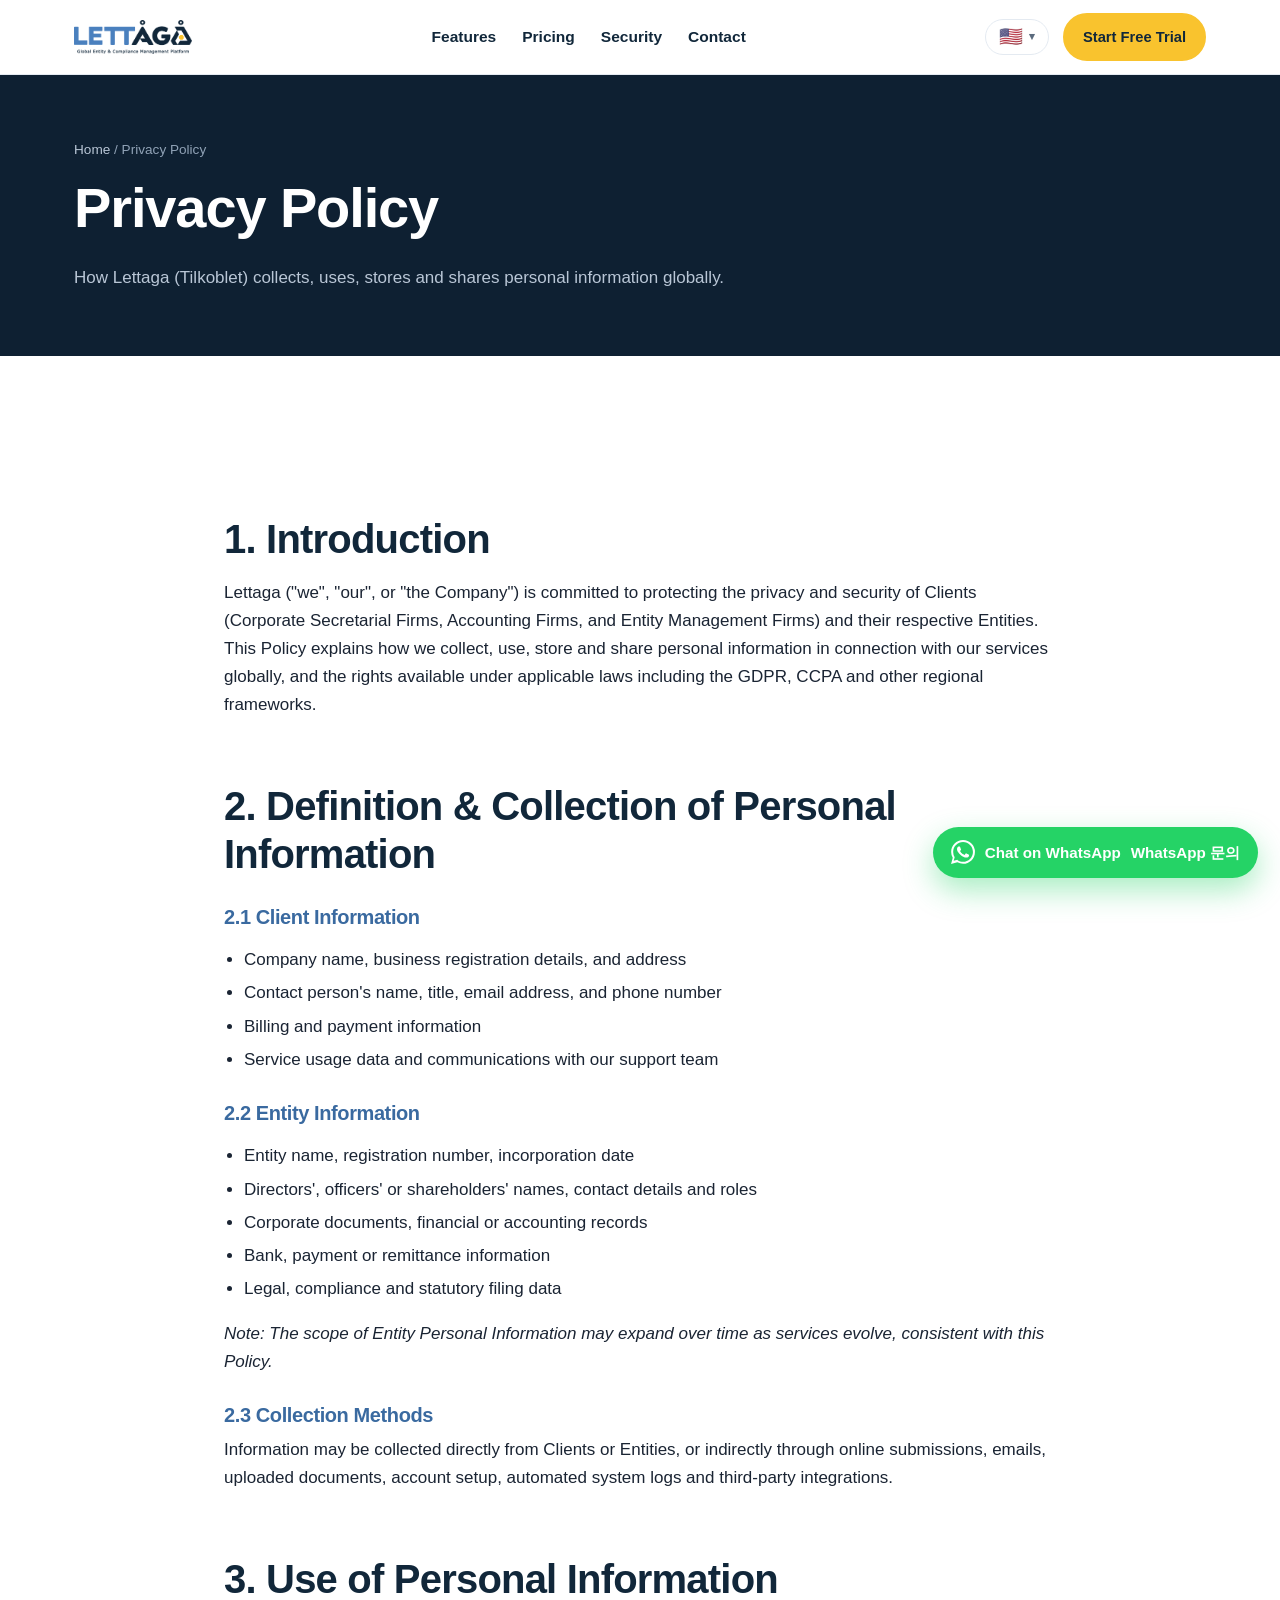
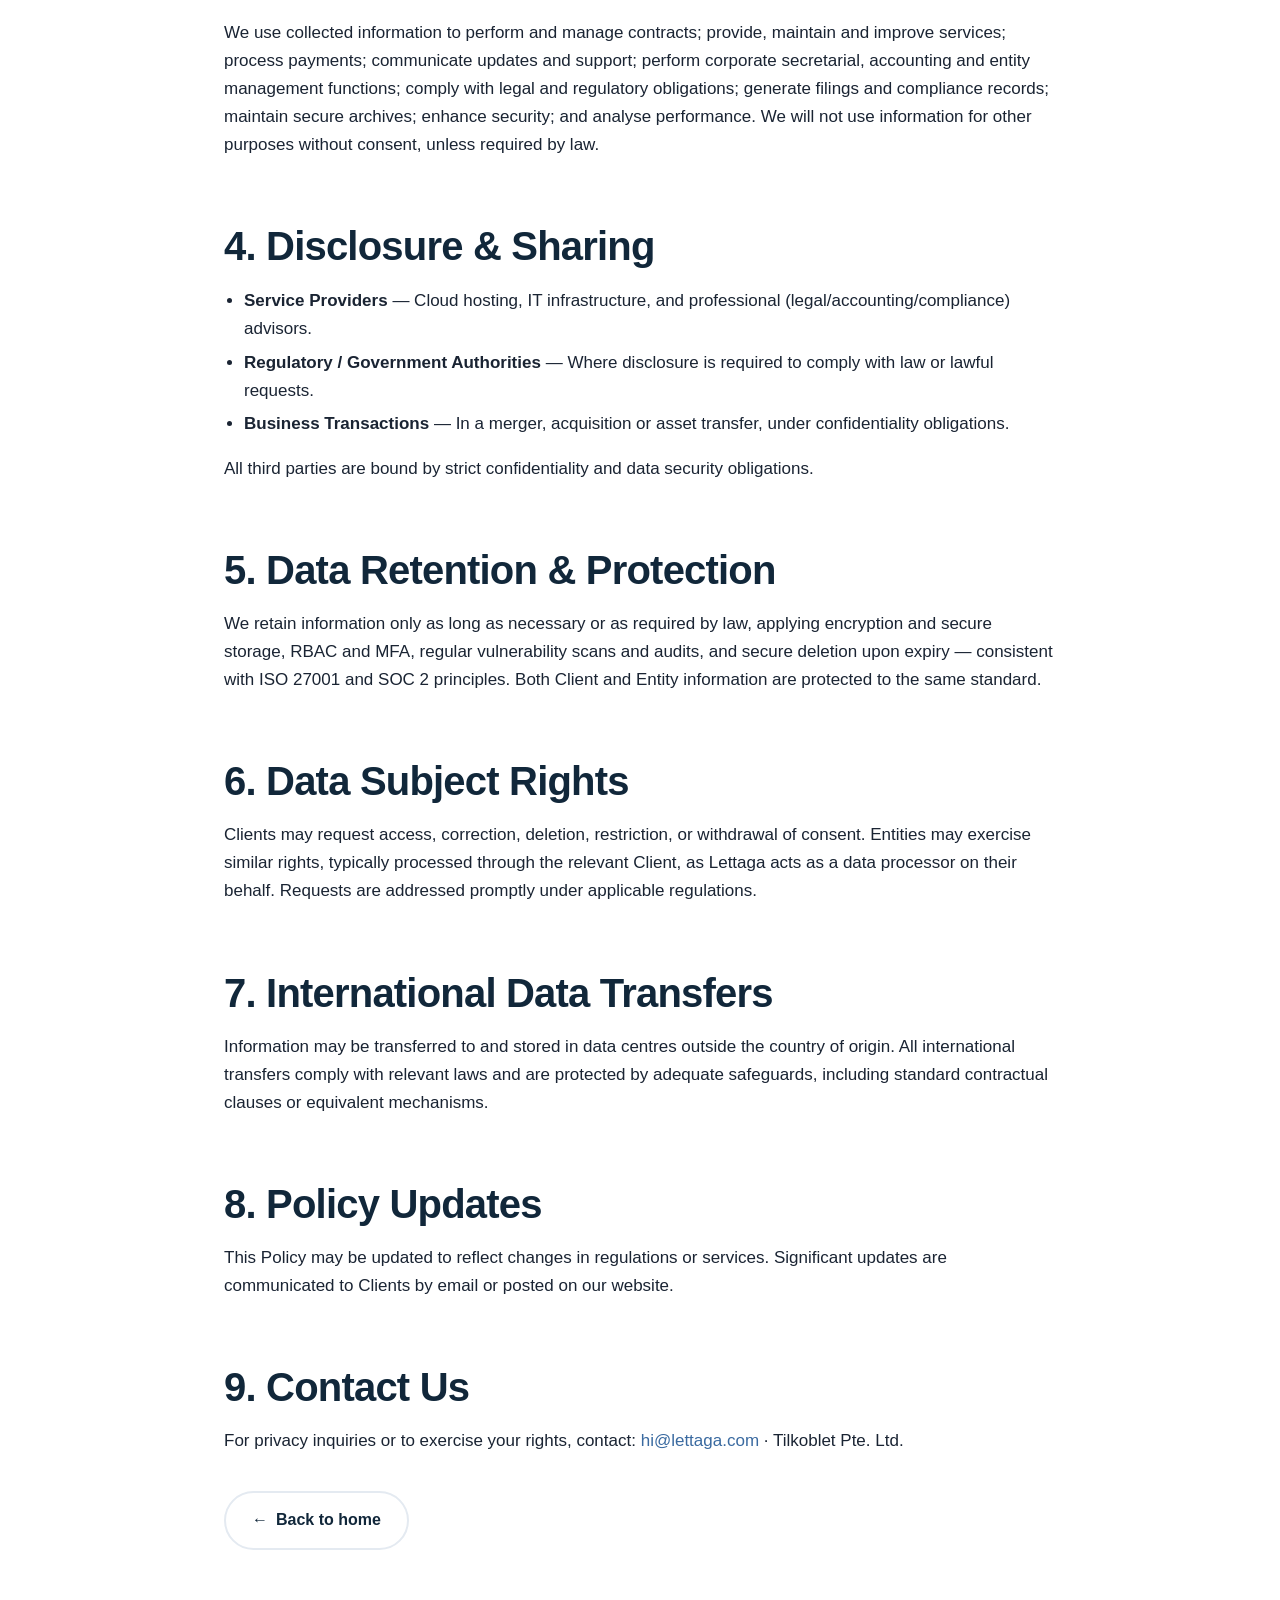
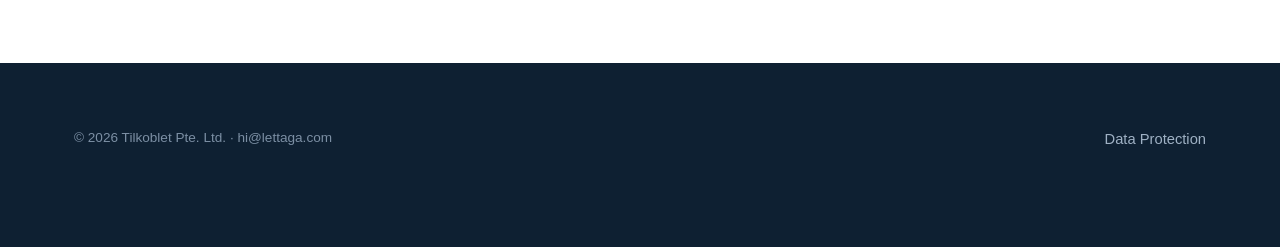
<file: privacy-policy.html>
<!DOCTYPE html>
<html lang="en">
<head>
<meta charset="UTF-8">
<meta name="viewport" content="width=device-width, initial-scale=1.0">
<title data-title-en="Privacy Policy — Lettaga" data-title-ko="개인정보 처리방침 — Lettaga">Privacy Policy — Lettaga</title>
<meta name="description" content="Lettaga global privacy policy: how we collect, use, store and share personal information for Clients and their Entities.">
<link rel="icon" href="assets/img/favicon.png">
<link rel="stylesheet" href="assets/styles.css">
</head>
<body>

<header class="site">
  <div class="container nav">
    <a class="brand" href="index.html"><img data-logo data-logo-en="assets/img/logo-en.png" data-logo-ko="assets/img/logo-ko.png" src="assets/img/logo-en.png" alt="Lettaga"></a>
    <ul class="nav-links">
      <li><a href="index.html#features"><span data-lang-en>Features</span><span data-lang-ko>기능</span></a></li>
      <li><a href="index.html#pricing"><span data-lang-en>Pricing</span><span data-lang-ko>가격</span></a></li>
      <li><a href="index.html#security"><span data-lang-en>Security</span><span data-lang-ko>보안</span></a></li>
      <li><a href="index.html#contact"><span data-lang-en>Contact</span><span data-lang-ko>문의</span></a></li>
    </ul>
    <div class="nav-right">
      <div class="lang"><button class="lang-toggle" aria-label="Language"><span class="lang-current">English</span></button><div class="lang-menu"></div></div>
      <a href="free-trial.html" class="btn btn-primary btn-sm"><span data-lang-en>Start Free Trial</span><span data-lang-ko>무료 체험</span></a>
      <button class="nav-toggle" aria-label="Menu"><span></span><span></span><span></span></button>
    </div>
  </div>
</header>

<div class="page-head">
  <div class="container">
    <div class="breadcrumb"><a href="index.html">Home</a> / <span data-lang-en>Privacy Policy</span><span data-lang-ko>개인정보 처리방침</span></div>
    <h1><span data-lang-en>Privacy Policy</span><span data-lang-ko>개인정보 처리방침</span></h1>
    <p><span data-lang-en>How Lettaga (Tilkoblet) collects, uses, stores and shares personal information globally.</span><span data-lang-ko>Lettaga(Tilkoblet)가 전 세계에서 개인정보를 수집·이용·보관·공유하는 방식을 안내합니다.</span></p>
  </div>
</div>

<section>
  <div class="container legal">
    <h2>1. <span data-lang-en>Introduction</span><span data-lang-ko>서론</span></h2>
    <p><span class="block" data-lang-en>Lettaga ("we", "our", or "the Company") is committed to protecting the privacy and security of Clients (Corporate Secretarial Firms, Accounting Firms, and Entity Management Firms) and their respective Entities. This Policy explains how we collect, use, store and share personal information in connection with our services globally, and the rights available under applicable laws including the GDPR, CCPA and other regional frameworks.</span><span class="block" data-lang-ko>Lettaga(이하 "회사")는 클라이언트(법인비서·회계·엔터티 관리 기업)와 그 고객(Entity)의 개인정보 보호를 최우선으로 합니다. 본 정책은 회사가 글로벌 서비스와 관련해 개인정보를 수집·이용·보관·공유하는 방식과, GDPR·CCPA 등 관련 법규에 따른 권리를 설명합니다.</span></p>

    <h2>2. <span data-lang-en>Definition &amp; Collection of Personal Information</span><span data-lang-ko>개인정보의 정의 및 수집</span></h2>
    <h3>2.1 <span data-lang-en>Client Information</span><span data-lang-ko>Client 정보</span></h3>
    <ul>
      <li><span data-lang-en>Company name, business registration details, and address</span><span data-lang-ko>클라이언트 회사명, 사업자 등록 정보, 주소</span></li>
      <li><span data-lang-en>Contact person's name, title, email address, and phone number</span><span data-lang-ko>계약 담당자 이름, 직책, 이메일, 전화번호</span></li>
      <li><span data-lang-en>Billing and payment information</span><span data-lang-ko>청구 및 결제 정보</span></li>
      <li><span data-lang-en>Service usage data and communications with our support team</span><span data-lang-ko>서비스 이용 기록 및 지원팀과의 커뮤니케이션</span></li>
    </ul>
    <h3>2.2 <span data-lang-en>Entity Information</span><span data-lang-ko>Entity 정보</span></h3>
    <ul>
      <li><span data-lang-en>Entity name, registration number, incorporation date</span><span data-lang-ko>법인명, 등록번호, 설립일</span></li>
      <li><span data-lang-en>Directors', officers' or shareholders' names, contact details and roles</span><span data-lang-ko>임원·주주의 이름, 연락처, 직책</span></li>
      <li><span data-lang-en>Corporate documents, financial or accounting records</span><span data-lang-ko>법인 관련 문서, 재무·회계 기록</span></li>
      <li><span data-lang-en>Bank, payment or remittance information</span><span data-lang-ko>은행·결제·송금 정보</span></li>
      <li><span data-lang-en>Legal, compliance and statutory filing data</span><span data-lang-ko>법적·규제·신고 관련 정보</span></li>
    </ul>
    <p><em><span data-lang-en>Note: The scope of Entity Personal Information may expand over time as services evolve, consistent with this Policy.</span><span data-lang-ko>참고: Entity 개인정보의 범위는 서비스 발전에 따라 본 정책에 부합하는 선에서 확장될 수 있습니다.</span></em></p>
    <h3>2.3 <span data-lang-en>Collection Methods</span><span data-lang-ko>수집 방식</span></h3>
    <p><span class="block" data-lang-en>Information may be collected directly from Clients or Entities, or indirectly through online submissions, emails, uploaded documents, account setup, automated system logs and third-party integrations.</span><span class="block" data-lang-ko>개인정보는 클라이언트 또는 Entity로부터 직접 제공되거나, 온라인 제출·이메일·문서 업로드·계정 설정·시스템 로그·제3자 연동 등을 통해 수집될 수 있습니다.</span></p>

    <h2>3. <span data-lang-en>Use of Personal Information</span><span data-lang-ko>개인정보의 이용</span></h2>
    <p><span class="block" data-lang-en>We use collected information to perform and manage contracts; provide, maintain and improve services; process payments; communicate updates and support; perform corporate secretarial, accounting and entity management functions; comply with legal and regulatory obligations; generate filings and compliance records; maintain secure archives; enhance security; and analyse performance. We will not use information for other purposes without consent, unless required by law.</span><span class="block" data-lang-ko>수집된 정보는 계약 이행·관리, 서비스 제공·개선, 결제 처리, 업데이트·지원 커뮤니케이션, 법인비서·회계·엔터티 관리 기능 수행, 법적·규제 준수, 신고 및 컴플라이언스 기록 생성, 안전한 기록 보관, 보안 강화, 성능 분석 등에 사용됩니다. 사전 고지된 목적 외 사용 시 별도 동의를 받으며, 법령상 필요한 경우는 예외로 합니다.</span></p>

    <h2>4. <span data-lang-en>Disclosure &amp; Sharing</span><span data-lang-ko>개인정보의 공유 및 제공</span></h2>
    <ul>
      <li><strong><span data-lang-en>Service Providers</span><span data-lang-ko>서비스 제공자</span></strong> — <span data-lang-en>Cloud hosting, IT infrastructure, and professional (legal/accounting/compliance) advisors.</span><span data-lang-ko>클라우드 호스팅, IT 인프라, 법률·회계·컴플라이언스 자문사.</span></li>
      <li><strong><span data-lang-en>Regulatory / Government Authorities</span><span data-lang-ko>규제·정부 기관</span></strong> — <span data-lang-en>Where disclosure is required to comply with law or lawful requests.</span><span data-lang-ko>법령 또는 적법한 요청 준수를 위해 필요한 경우.</span></li>
      <li><strong><span data-lang-en>Business Transactions</span><span data-lang-ko>기업 거래</span></strong> — <span data-lang-en>In a merger, acquisition or asset transfer, under confidentiality obligations.</span><span data-lang-ko>합병·인수·자산 이전 시 기밀 유지 의무 하에.</span></li>
    </ul>
    <p><span class="block" data-lang-en>All third parties are bound by strict confidentiality and data security obligations.</span><span class="block" data-lang-ko>모든 제3자는 엄격한 기밀 유지 및 데이터 보안 의무를 준수해야 합니다.</span></p>

    <h2>5. <span data-lang-en>Data Retention &amp; Protection</span><span data-lang-ko>개인정보 보관 및 보호</span></h2>
    <p><span class="block" data-lang-en>We retain information only as long as necessary or as required by law, applying encryption and secure storage, RBAC and MFA, regular vulnerability scans and audits, and secure deletion upon expiry — consistent with ISO 27001 and SOC 2 principles. Both Client and Entity information are protected to the same standard.</span><span class="block" data-lang-ko>개인정보는 목적 달성에 필요한 기간 또는 법정 기간 동안만 보관하며, 데이터 암호화·안전 저장, RBAC·MFA, 정기 취약점 점검·감사, 보관 기간 경과 후 안전한 삭제 등 ISO 27001·SOC 2 원칙에 부합하는 조치를 적용합니다. Client와 Entity 정보 모두 동일한 수준으로 보호됩니다.</span></p>

    <h2>6. <span data-lang-en>Data Subject Rights</span><span data-lang-ko>데이터 주체의 권리</span></h2>
    <p><span class="block" data-lang-en>Clients may request access, correction, deletion, restriction, or withdrawal of consent. Entities may exercise similar rights, typically processed through the relevant Client, as Lettaga acts as a data processor on their behalf. Requests are addressed promptly under applicable regulations.</span><span class="block" data-lang-ko>클라이언트는 본인 정보에 대한 접근·정정·삭제·처리 제한·동의 철회를 요청할 수 있습니다. Entity도 유사한 권리를 가지며, Lettaga가 처리자로서 활동하므로 대부분 해당 클라이언트를 통해 요청됩니다. 모든 요청은 관련 규정에 따라 신속히 처리됩니다.</span></p>

    <h2>7. <span data-lang-en>International Data Transfers</span><span data-lang-ko>국제 데이터 전송</span></h2>
    <p><span class="block" data-lang-en>Information may be transferred to and stored in data centres outside the country of origin. All international transfers comply with relevant laws and are protected by adequate safeguards, including standard contractual clauses or equivalent mechanisms.</span><span class="block" data-lang-ko>개인정보는 원 국가 외부의 데이터센터로 전송·저장될 수 있습니다. 모든 국제 전송은 관련 법규를 준수하며 표준계약조항(SCC) 등 적절한 보호 조치를 적용합니다.</span></p>

    <h2>8. <span data-lang-en>Policy Updates</span><span data-lang-ko>정책 변경</span></h2>
    <p><span class="block" data-lang-en>This Policy may be updated to reflect changes in regulations or services. Significant updates are communicated to Clients by email or posted on our website.</span><span class="block" data-lang-ko>본 정책은 법규 또는 서비스 변경에 따라 업데이트될 수 있으며, 중요한 변경 사항은 이메일 또는 웹사이트를 통해 고지됩니다.</span></p>

    <h2>9. <span data-lang-en>Contact Us</span><span data-lang-ko>문의</span></h2>
    <p><span data-lang-en>For privacy inquiries or to exercise your rights, contact:</span><span data-lang-ko>개인정보 관련 문의 또는 권리 행사:</span> <a href="mailto:hi@lettaga.com">hi@lettaga.com</a> · Tilkoblet Pte. Ltd.</p>

    <p style="margin-top:36px"><a href="index.html" class="btn btn-ghost">← <span data-lang-en>Back to home</span><span data-lang-ko>홈으로</span></a></p>
  </div>
</section>

<footer class="site">
  <div class="container">
    <div class="foot-bottom" style="border:0;margin:0;padding:0">
      <span>© <span class="year">2026</span> Tilkoblet Pte. Ltd. · hi@lettaga.com</span>
      <span><a href="data-protection.html"><span data-lang-en>Data Protection</span><span data-lang-ko>데이터 보호</span></a></span>
    </div>
  </div>
</footer>

<a class="wa-float" href="https://wa.me/6587752369" target="_blank" rel="noopener" aria-label="WhatsApp">
  <svg viewBox="0 0 24 24" fill="currentColor"><path d="M.057 24l1.687-6.163a11.867 11.867 0 01-1.587-5.946C.16 5.335 5.495 0 12.05 0a11.817 11.817 0 018.413 3.488 11.824 11.824 0 013.48 8.414c-.003 6.557-5.338 11.892-11.893 11.892a11.9 11.9 0 01-5.688-1.448L.057 24zm6.597-3.807c1.676.995 3.276 1.591 5.392 1.592 5.448 0 9.886-4.434 9.889-9.885.002-5.462-4.415-9.89-9.881-9.892-5.452 0-9.887 4.434-9.889 9.884a9.86 9.86 0 001.51 5.26l-.999 3.648 3.743-.982zm11.387-5.464c-.074-.124-.272-.198-.57-.347-.297-.149-1.758-.868-2.031-.967-.272-.099-.47-.149-.669.149-.198.297-.768.967-.941 1.165-.173.198-.347.223-.644.074-.297-.149-1.255-.462-2.39-1.475-.883-.788-1.48-1.761-1.653-2.059-.173-.297-.018-.458.13-.606.134-.133.297-.347.446-.521.151-.172.2-.296.3-.495.099-.198.05-.372-.025-.521-.075-.148-.669-1.611-.916-2.206-.242-.579-.487-.501-.669-.51l-.57-.01c-.198 0-.52.074-.792.372s-1.04 1.016-1.04 2.479 1.065 2.876 1.213 3.074c.149.198 2.096 3.2 5.077 4.487.709.306 1.263.489 1.694.626.712.226 1.36.194 1.872.118.571-.085 1.758-.719 2.006-1.413.247-.694.247-1.289.173-1.413z"/></svg>
  <span class="wa-text" data-lang-en>Chat on WhatsApp</span><span class="wa-text" data-lang-ko>WhatsApp 문의</span>
</a>
<script src="assets/i18n.js"></script>
<script src="assets/main.js"></script>
</body>
</html>
</file>
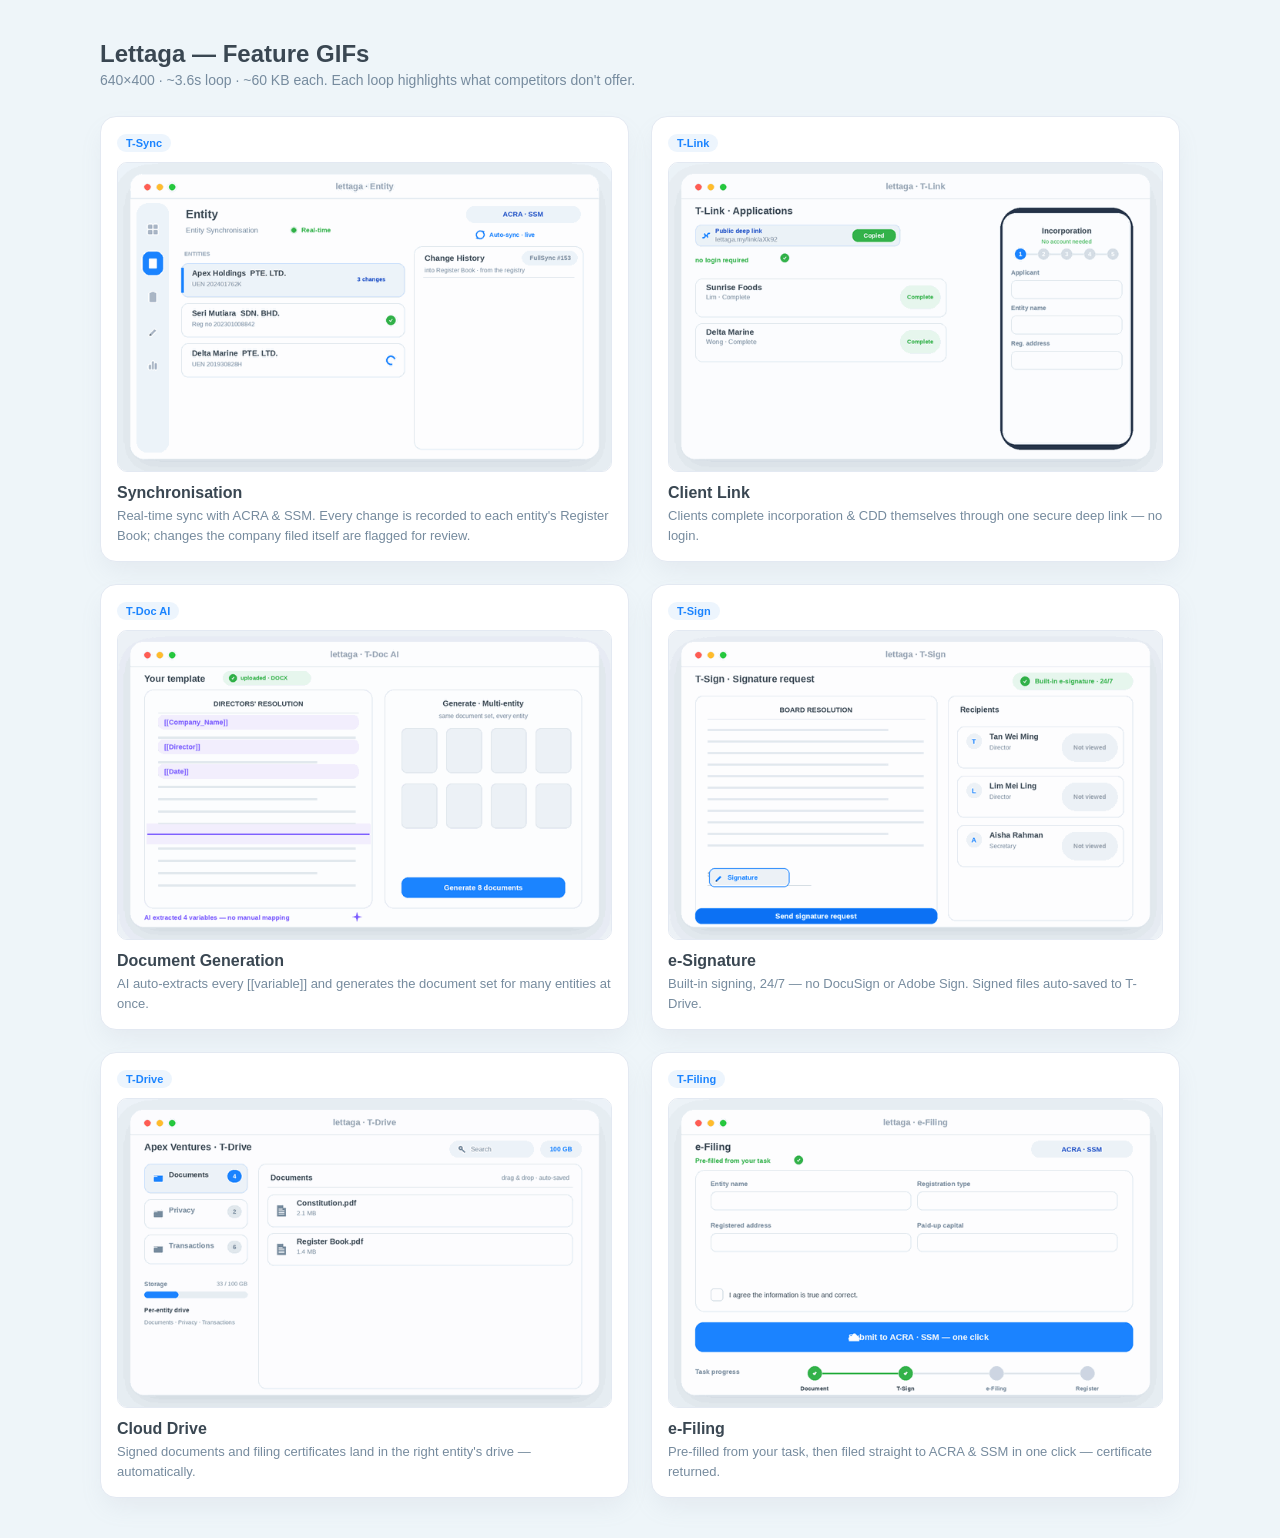
<file: assets/img/features/preview.html>
<!DOCTYPE html>
<html lang="en"><head><meta charset="UTF-8">
<meta name="viewport" content="width=device-width, initial-scale=1.0">
<title>Lettaga — Feature GIFs preview</title>
<style>
  :root{--blue:#1B84FF;--ink:#3A4752;--soft:#768B9E;--line:#e3e9f2;--bg:#eef5f9;--card:#fff}
  *{box-sizing:border-box}
  body{margin:0;background:var(--bg);font-family:-apple-system,"Segoe UI",Roboto,Arial,sans-serif;color:var(--ink);padding:40px 20px}
  .wrap{max-width:1080px;margin:0 auto}
  h1{font-size:24px;margin:0 0 4px}
  .sub{color:var(--soft);margin:0 0 28px;font-size:14px}
  .grid{display:grid;grid-template-columns:repeat(2,1fr);gap:22px}
  .card{background:var(--card);border:1px solid var(--line);border-radius:16px;padding:16px;
        box-shadow:rgba(145,158,171,.12) 0 12px 24px -4px}
  .tcode{display:inline-block;font-size:11px;font-weight:700;color:var(--blue);
        background:#EDF5FD;padding:3px 9px;border-radius:20px;margin-bottom:10px}
  .card img{width:100%;display:block;border-radius:10px;border:1px solid var(--line)}
  .card h3{margin:12px 0 4px;font-size:16px}
  .card p{margin:0;color:var(--soft);font-size:13px;line-height:1.5}
  @media(max-width:720px){.grid{grid-template-columns:1fr}}
</style></head>
<body><div class="wrap">
  <h1>Lettaga — Feature GIFs</h1>
  <p class="sub">640×400 · ~3.6s loop · ~60&nbsp;KB each. Each loop highlights what competitors don't offer.</p>
  <div class="grid">
    <div class="card"><span class="tcode">T-Sync</span><img src="t-sync.gif" alt="T-Sync"><h3>Synchronisation</h3><p>Real-time sync with ACRA &amp; SSM. Every change is recorded to each entity's Register Book; changes the company filed itself are flagged for review.</p></div>
    <div class="card"><span class="tcode">T-Link</span><img src="t-link.gif" alt="T-Link"><h3>Client Link</h3><p>Clients complete incorporation &amp; CDD themselves through one secure deep link — no login.</p></div>
    <div class="card"><span class="tcode">T-Doc AI</span><img src="t-doc-ai.gif" alt="T-Doc AI"><h3>Document Generation</h3><p>AI auto-extracts every [[variable]] and generates the document set for many entities at once.</p></div>
    <div class="card"><span class="tcode">T-Sign</span><img src="t-sign.gif" alt="T-Sign"><h3>e-Signature</h3><p>Built-in signing, 24/7 — no DocuSign or Adobe Sign. Signed files auto-saved to T-Drive.</p></div>
    <div class="card"><span class="tcode">T-Drive</span><img src="t-drive.gif" alt="T-Drive"><h3>Cloud Drive</h3><p>Signed documents and filing certificates land in the right entity's drive — automatically.</p></div>
    <div class="card"><span class="tcode">T-Filing</span><img src="t-filing.gif" alt="T-Filing"><h3>e-Filing</h3><p>Pre-filled from your task, then filed straight to ACRA &amp; SSM in one click — certificate returned.</p></div>
  </div>
</div></body></html>
</file>
<file: assets/styles.css>
/* ============================================================
   LETTAGA — Global Entity & Compliance Management Platform
   Shared stylesheet
   Brand: navy #11273A · blue #4A80BE · gold #F9C32E
============================================================ */
:root{
  --navy:#11273A;
  --navy-2:#1B3A57;
  --blue:#4A80BE;
  --blue-d:#3A6AA0;
  --blue-l:#E8F0F9;
  --gold:#F9C32E;
  --gold-d:#E0A800;
  --ink:#1A2433;
  --muted:#5B6B7E;
  --line:#E4EAF1;
  --bg:#FFFFFF;
  --bg-soft:#F6F9FC;
  --bg-navy:#0E2032;
  --radius:14px;
  --radius-lg:22px;
  --shadow:0 10px 30px rgba(17,39,58,.08);
  --shadow-lg:0 24px 60px rgba(17,39,58,.16);
  --maxw:1180px;
  --font:'Inter','Pretendard',-apple-system,BlinkMacSystemFont,'Segoe UI',Roboto,'Helvetica Neue',Arial,'Apple SD Gothic Neo','Malgun Gothic',sans-serif;
}
*{box-sizing:border-box}
html{scroll-behavior:smooth;-webkit-text-size-adjust:100%}
body{
  margin:0;font-family:var(--font);color:var(--ink);background:var(--bg);
  line-height:1.65;font-size:17px;-webkit-font-smoothing:antialiased;
}
h1,h2,h3,h4{color:var(--navy);line-height:1.18;margin:0 0 .4em;font-weight:800;letter-spacing:-.02em}
h1{font-size:clamp(2rem,4.6vw,3.5rem)}
h2{font-size:clamp(1.6rem,3.4vw,2.5rem)}
h3{font-size:1.25rem}
p{margin:0 0 1em}
a{color:var(--blue-d);text-decoration:none}
a:hover{text-decoration:underline}
img{max-width:100%;display:block}
.container{max-width:var(--maxw);margin:0 auto;padding:0 24px}
section{padding:96px 0}
.eyebrow{display:inline-block;font-size:.8rem;font-weight:700;letter-spacing:.14em;text-transform:uppercase;color:var(--blue);margin-bottom:14px}
.lead{font-size:1.18rem;color:var(--muted);max-width:760px}
.center{text-align:center}
.center .lead{margin-left:auto;margin-right:auto}
.text-gold{color:var(--gold-d)}

/* buttons */
.btn{display:inline-flex;align-items:center;gap:8px;font-weight:700;font-size:1rem;
  padding:14px 26px;border-radius:999px;border:2px solid transparent;cursor:pointer;
  transition:.18s ease;text-decoration:none!important;white-space:nowrap}
.btn-primary{background:var(--gold);color:var(--navy);border-color:var(--gold)}
.btn-primary:hover{background:var(--gold-d);border-color:var(--gold-d);transform:translateY(-2px)}
.btn-ghost{background:transparent;color:var(--navy);border-color:var(--line)}
.btn-ghost:hover{border-color:var(--blue);color:var(--blue-d)}
.btn-white{background:#fff;color:var(--navy);border-color:#fff}
.btn-white:hover{transform:translateY(-2px)}
.btn-outline-white{background:transparent;color:#fff;border-color:rgba(255,255,255,.4)}
.btn-outline-white:hover{border-color:#fff;background:rgba(255,255,255,.08)}
.btn-sm{padding:10px 18px;font-size:.92rem}

/* header / nav */
header.site{position:sticky;top:0;z-index:50;background:rgba(255,255,255,.92);
  backdrop-filter:saturate(180%) blur(12px);border-bottom:1px solid var(--line)}
.nav{display:flex;align-items:center;justify-content:space-between;height:74px}
.brand img{height:34px;width:auto}
.nav-links{display:flex;align-items:center;gap:26px;list-style:none;margin:0;padding:0}
.nav-links a{color:var(--navy);font-weight:600;font-size:.97rem}
.nav-links a:hover{color:var(--blue-d);text-decoration:none}
.nav-right{display:flex;align-items:center;gap:14px}
/* language dropdown */
.lang{position:relative}
.lang-toggle{display:flex;align-items:center;gap:6px;border:1px solid var(--line);border-radius:999px;
  padding:7px 13px;background:#fff;cursor:pointer;font-weight:700;font-size:.85rem;color:var(--navy)}
.lang-toggle:after{content:"▾";font-size:.7rem;color:var(--muted)}
.lang-current{max-width:120px;white-space:nowrap;overflow:hidden;text-overflow:ellipsis}
.lang-menu{position:absolute;top:calc(100% + 8px);right:0;background:#fff;border:1px solid var(--line);
  border-radius:12px;box-shadow:var(--shadow-lg);padding:6px;display:none;flex-direction:column;
  min-width:180px;max-height:330px;overflow:auto;z-index:60}
.lang-menu.open{display:flex}
.lang-menu button{border:0;background:transparent;text-align:left;padding:9px 12px;border-radius:8px;
  font-size:.92rem;color:var(--ink);cursor:pointer;white-space:nowrap}
.lang-menu button:hover{background:var(--bg-soft)}
.lang-menu button.active{background:var(--navy);color:#fff;font-weight:700}
html[dir="rtl"] .lang-menu{right:auto;left:0}

/* region / currency switch */
.region-switch{display:inline-flex;border:1px solid var(--line);border-radius:999px;overflow:hidden;background:#fff}
.region-switch button{border:0;background:transparent;padding:9px 18px;font-weight:700;font-size:.92rem;
  color:var(--muted);cursor:pointer}
.region-switch button.active{background:var(--navy);color:#fff}

/* floating WhatsApp */
.wa-float{position:fixed;right:22px;bottom:22px;z-index:80;display:flex;align-items:center;gap:10px;
  background:#25D366;color:#fff;border-radius:999px;padding:13px 18px;font-weight:700;font-size:.95rem;
  box-shadow:0 12px 30px rgba(37,211,102,.4);text-decoration:none!important;transition:.2s}
.wa-float:hover{transform:translateY(-3px);box-shadow:0 18px 40px rgba(37,211,102,.5)}
.wa-float svg{width:24px;height:24px;flex:none}
.wa-float .wa-text{display:inline}
html[dir="rtl"] .wa-float{right:auto;left:22px}
@media(max-width:560px){.wa-float .wa-text{display:none}.wa-float{padding:14px;border-radius:50%}}
/* country / domain selector */
.country{position:relative}
.country-toggle{display:flex;align-items:center;gap:6px;border:1px solid var(--line);border-radius:999px;
  padding:7px 13px;background:#fff;cursor:pointer;font-weight:700;font-size:.85rem;color:var(--navy)}
.country-toggle:after{content:"▾";font-size:.7rem;color:var(--muted)}
.country-current{white-space:nowrap;display:inline-flex;gap:6px;align-items:center}
.country-menu{position:absolute;top:calc(100% + 8px);right:0;background:#fff;border:1px solid var(--line);
  border-radius:12px;box-shadow:var(--shadow-lg);padding:6px;display:none;flex-direction:column;min-width:160px;z-index:60}
.country-menu.open{display:flex}
.country-menu button{border:0;background:transparent;text-align:left;padding:9px 12px;border-radius:8px;
  font-size:.92rem;color:var(--ink);cursor:pointer;white-space:nowrap}
.country-menu button:hover{background:var(--bg-soft)}
.country-menu button.active{background:var(--navy);color:#fff;font-weight:700}
html[dir="rtl"] .country-menu{right:auto;left:0}
.lang-current{display:inline-flex;align-items:center}
.lang-current .fl{font-size:1.2rem;line-height:1}
.lang-current .lb{display:none}
.lang-menu button .fl{margin-right:8px}

.nav-toggle{display:none;border:0;background:transparent;cursor:pointer;padding:6px}
.nav-toggle span{display:block;width:24px;height:2px;background:var(--navy);margin:5px 0;transition:.2s}

/* hero */
.hero{background:radial-gradient(1100px 520px at 80% -10%,rgba(74,128,190,.16),transparent),
  linear-gradient(180deg,#fff 0%,var(--bg-soft) 100%);padding:84px 0 76px}
.hero-grid{display:grid;grid-template-columns:1.05fr .95fr;gap:56px;align-items:center}
.hero h1 .hl{color:var(--blue)}
.hero .lead{margin:18px 0 30px}
.hero-cta{display:flex;gap:14px;flex-wrap:wrap}
.hero-note{margin-top:18px;font-size:.9rem;color:var(--muted)}
.hero-visual{background:#fff;border:1px solid var(--line);border-radius:var(--radius-lg);
  box-shadow:var(--shadow-lg);overflow:hidden}
.hero-visual .bar{display:flex;gap:6px;padding:12px 14px;background:var(--bg-soft);border-bottom:1px solid var(--line)}
.hero-visual .bar i{width:11px;height:11px;border-radius:50%;background:#cdd8e4}
.hero-visual .bar i:nth-child(1){background:#ff5f57}
.hero-visual .bar i:nth-child(2){background:#febc2e}
.hero-visual .bar i:nth-child(3){background:#28c840}
.hero-visual video,.hero-visual iframe,.hero-visual .embed{width:100%;aspect-ratio:16/9;border:0;display:block}
/* inline video player (poster + play, plays on page) */
.video-player{position:relative;width:100%;aspect-ratio:16/9;background:#000;cursor:pointer;overflow:hidden;display:block}
.video-player .vp-poster{width:100%;height:100%;object-fit:cover;display:block}
.video-player iframe{position:absolute;inset:0;width:100%;height:100%;border:0}
.vp-play{position:absolute;left:50%;top:50%;transform:translate(-50%,-50%);width:76px;height:76px;border:0;border-radius:50%;
  background:rgba(255,255,255,.94);cursor:pointer;display:grid;place-items:center;transition:.18s;box-shadow:0 8px 24px rgba(0,0,0,.3)}
.video-player:hover .vp-play{background:#fff;transform:translate(-50%,-50%) scale(1.06)}
.vp-play::before{content:"";display:block;width:0;height:0;margin-left:6px;
  border-left:24px solid var(--navy);border-top:14px solid transparent;border-bottom:14px solid transparent}
.vid-langs{display:flex;gap:8px;justify-content:center;flex-wrap:wrap;padding:12px;background:var(--bg-soft);border-top:1px solid var(--line)}
.vid-langs button{border:1px solid var(--line);background:#fff;border-radius:999px;padding:6px 14px;font-weight:700;font-size:.82rem;color:var(--muted);cursor:pointer;transition:.15s}
.vid-langs button.active{background:var(--navy);color:#fff;border-color:var(--navy)}
.vid-langs button:hover{border-color:var(--blue)}

/* hero GIF carousel (auto-cycling product demos) */
.hero-gif{position:relative;width:100%;aspect-ratio:16/10;background:#f4f7fb;overflow:hidden}
.hero-gif .hg-img{position:absolute;inset:0;width:100%;height:100%;object-fit:cover;display:block;
  opacity:0;transition:opacity .6s ease}
.hero-gif .hg-img.active{opacity:1}
.hg-label{position:absolute;left:14px;top:14px;z-index:2;display:inline-flex;align-items:center;
  padding:5px 12px;border-radius:999px;background:rgba(15,33,64,.86);color:#fff;
  font-weight:700;font-size:.8rem;letter-spacing:.01em;backdrop-filter:blur(4px)}
.hg-dots{position:absolute;left:0;right:0;bottom:12px;z-index:2;display:flex;gap:7px;justify-content:center}
.hg-dots b{width:7px;height:7px;border-radius:50%;background:rgba(15,33,64,.22);cursor:pointer;transition:.2s}
.hg-dots b.active{background:var(--blue);transform:scale(1.18)}
@media (prefers-reduced-motion:reduce){.hero-gif .hg-img{transition:none}}

/* intro video section (moved below Features) */
.video-wrap{max-width:880px;margin:40px auto 0}

/* pricing reassurance (BGL-style) */
.price-reassure{display:flex;gap:10px 22px;justify-content:center;flex-wrap:wrap;margin-top:26px}
.price-reassure span{display:inline-flex;align-items:center;gap:7px;font-weight:600;font-size:.92rem;color:var(--navy)}
.price-reassure span::before{content:"✓";color:var(--blue);font-weight:800}

/* stat / trust bar */
.trust{background:var(--bg-navy);color:#fff;padding:54px 0}
.trust h2,.trust h3{color:#fff}
.stats{display:grid;grid-template-columns:repeat(4,1fr);gap:28px;text-align:center}
.stat .num{font-size:2.4rem;font-weight:800;color:var(--gold);letter-spacing:-.02em}
.stat .lbl{font-size:.95rem;color:#B9C6D6;margin-top:4px}
.markets{margin-top:30px;text-align:center;color:#90A2B6;font-size:.92rem}

/* generic grid cards */
.grid{display:grid;gap:24px}
.cols-2{grid-template-columns:repeat(2,1fr)}
.cols-3{grid-template-columns:repeat(3,1fr)}
.cols-4{grid-template-columns:repeat(4,1fr)}
.card{background:#fff;border:1px solid var(--line);border-radius:var(--radius);padding:28px;
  box-shadow:var(--shadow);transition:.2s;position:relative}
.country-tag{position:absolute;top:16px;right:16px;display:inline-flex;align-items:center;gap:4px;
  font-size:.66rem;font-weight:800;letter-spacing:.02em;color:var(--blue-d);
  background:var(--blue-l);padding:4px 9px;border-radius:999px;white-space:nowrap}
.card:hover{transform:translateY(-4px);box-shadow:var(--shadow-lg);border-color:#D4E0EE}
.card .ic{width:50px;height:50px;border-radius:12px;display:grid;place-items:center;
  background:var(--blue-l);color:var(--blue-d);margin-bottom:16px;font-size:1.5rem;font-weight:800}
.ic svg{width:26px;height:26px;display:block}
.pillar .ic svg{width:26px;height:26px}
.stat .num svg{width:44px;height:44px;display:block;margin:0 auto}
.card h3{margin-bottom:8px}
.card p{color:var(--muted);font-size:.97rem;margin:0}
.tcode{display:inline-block;font-size:.72rem;font-weight:800;letter-spacing:.05em;color:var(--blue);
  background:var(--blue-l);padding:3px 9px;border-radius:6px;margin-bottom:10px}

/* feature card demo media (animated GIF) */
.card.has-media{padding-top:0;overflow:hidden}
.card .feat-media{margin:0 -28px 18px;border-bottom:1px solid var(--line);
  background:var(--blue-l);line-height:0}
.card .feat-media img{width:100%;height:auto;display:block}

/* spotlight feature row — media-forward (Zoom / Linear / Stripe style) */
.feature-spotlight{display:grid;grid-template-columns:1.08fr .92fr;gap:48px;
  align-items:center;margin:34px 0 10px}
.feature-spotlight + .feature-spotlight{margin-top:64px}
.feature-spotlight.reverse .fs-media{order:2}
.fs-media{border-radius:16px;overflow:hidden;box-shadow:var(--shadow-lg);
  border:1px solid var(--line);background:var(--blue-l);line-height:0}
.fs-media img{width:100%;height:auto;display:block}
.fs-text .tcode{margin-bottom:14px}
.fs-text h3{font-size:1.65rem;line-height:1.26;margin:0 0 20px;color:var(--ink)}
.fs-list{list-style:none;padding:0;margin:0;display:grid;gap:13px}
.fs-list li{display:flex;gap:11px;align-items:flex-start;font-weight:600;
  color:var(--navy);font-size:1.02rem}
.fs-list li svg{flex:0 0 auto;width:21px;height:21px;color:var(--blue-d);margin-top:1px}
.fs-hint{margin-top:22px;font-size:.85rem;color:var(--muted)}
.fs-text .geo{display:inline-block;margin-left:8px;font-size:.7rem;font-weight:800;letter-spacing:.02em;
  color:var(--blue-d);background:var(--blue-l);padding:3px 9px;border-radius:999px;vertical-align:middle;white-space:nowrap}
@media(max-width:860px){.feature-spotlight{grid-template-columns:1fr;gap:24px}
  .feature-spotlight.reverse .fs-media{order:0}}

/* market (country) switch — pricing & products */
.market-switch{display:inline-flex;border:1px solid var(--line);border-radius:999px;overflow:hidden;background:#fff}
.market-switch button{border:0;background:transparent;padding:9px 20px;font-weight:700;font-size:.92rem;color:var(--muted);cursor:pointer}
.market-switch button.active{background:var(--navy);color:#fff}

/* customer graph — KPI tiles + market cards */
.cust-summary{display:flex;gap:18px;justify-content:center;flex-wrap:wrap;margin:6px 0 36px}
.cust-kpi{background:var(--bg-navy);color:#fff;border-radius:var(--radius);padding:22px 36px;text-align:center;min-width:210px}
.cust-kpi .n{font-size:2.5rem;font-weight:800;color:var(--gold);letter-spacing:-.02em;line-height:1}
.cust-kpi .l{font-size:.9rem;color:#B9C6D6;margin-top:8px}
.mcards{display:grid;grid-template-columns:1fr 1fr;gap:24px}
.mcard{background:#fff;border:1px solid var(--line);border-radius:var(--radius-lg);box-shadow:var(--shadow);padding:26px 28px}
.mcard-head{display:flex;align-items:center;gap:10px;font-weight:800;color:var(--navy);font-size:1.2rem;margin-bottom:20px}
.mcard-head .fl2{font-size:1.6rem}
.mmetric{margin-bottom:18px}
.mmetric:last-child{margin-bottom:0}
.mmetric .top{display:flex;justify-content:space-between;align-items:baseline;margin-bottom:7px}
.mmetric .k{color:var(--muted);font-weight:600;font-size:.92rem}
.mmetric .v{font-weight:800;color:var(--navy);font-size:1.6rem;letter-spacing:-.01em}
.mmetric .track{height:10px;border-radius:999px;background:var(--bg-soft);border:1px solid var(--line);overflow:hidden}
.mmetric .fill{height:100%;width:0;border-radius:999px;transition:width 1.1s cubic-bezier(.2,.7,.2,1)}
.mmetric .fill.blue{background:linear-gradient(90deg,var(--blue),var(--blue-d))}
.mmetric .fill.gold{background:linear-gradient(90deg,var(--gold),var(--gold-d))}
@media(max-width:820px){.mcards{grid-template-columns:1fr}}

/* customer donut gauges */
.gauges{display:grid;grid-template-columns:1fr 1fr;gap:8px}
.gauge{display:flex;flex-direction:column;align-items:center;gap:12px}
.ring{position:relative;width:138px;height:138px}
.ring svg{width:100%;height:100%;transform:rotate(-90deg)}
.ring .g-bg{fill:none;stroke:var(--bg-soft);stroke-width:11}
.ring .g-fg{fill:none;stroke:var(--blue);stroke-width:11;stroke-linecap:round;
  stroke-dasharray:326.7;stroke-dashoffset:326.7;transition:stroke-dashoffset 1.3s cubic-bezier(.2,.7,.2,1)}
.gauge.gold .ring .g-fg{stroke:var(--gold)}
.g-num{position:absolute;inset:0;display:grid;place-items:center;font-weight:800;font-size:1.55rem;color:var(--navy);letter-spacing:-.02em}
.g-cap{font-weight:600;color:var(--muted);font-size:.92rem}
@media(max-width:560px){.ring{width:118px;height:118px}.g-num{font-size:1.3rem}}

/* sponsors — logo images only */
.sponsors{margin-top:44px;text-align:center}
.sponsors .lab{font-size:.78rem;font-weight:800;letter-spacing:.12em;text-transform:uppercase;color:var(--muted);margin-bottom:20px}
.spon-logos{display:flex;gap:28px;justify-content:center;align-items:center;flex-wrap:wrap}
.spon{display:inline-flex;align-items:center;justify-content:center;padding:16px 28px;background:#fff;border:1px solid var(--line);
  border-radius:16px;box-shadow:var(--shadow);transition:.18s}
.spon:hover{transform:translateY(-3px);box-shadow:var(--shadow-lg);border-color:#D4E0EE}
.spon img{height:50px;width:auto;max-width:220px;object-fit:contain;transition:.2s}
.spon:hover img{transform:scale(1.03)}
.video-box{display:block;background:#000;width:100%}

/* add-on badge */
.addon{display:inline-block;margin-top:10px;font-size:.72rem;font-weight:800;letter-spacing:.02em;color:var(--gold-d);
  background:#FFF6DC;border:1px solid #F3E2A8;padding:3px 10px;border-radius:7px}

/* flagship (emphasised) feature cards */
.flag-eyebrow{display:block;text-align:center;margin:46px 0 18px;font-size:.8rem;font-weight:800;
  letter-spacing:.14em;text-transform:uppercase;color:var(--gold-d)}
.flagship{display:grid;grid-template-columns:repeat(3,1fr);gap:24px}
.card-flag{position:relative;background:linear-gradient(180deg,#fff,#fbfdff);border:1.5px solid #D4E0EE;
  border-radius:var(--radius);padding:30px 28px;box-shadow:var(--shadow);overflow:hidden;transition:.2s}
.card-flag:hover{transform:translateY(-4px);box-shadow:var(--shadow-lg)}
.card-flag::before{content:"";position:absolute;left:0;top:0;right:0;height:4px;
  background:linear-gradient(90deg,var(--blue),var(--gold))}
.card-flag .ic{width:58px;height:58px;font-size:1.7rem;background:var(--navy);color:var(--gold)}
.ftag{display:inline-block;font-size:.72rem;font-weight:800;letter-spacing:.03em;color:var(--gold-d);
  background:#FFF6DC;border:1px solid #F3E2A8;padding:4px 11px;border-radius:999px;margin-bottom:12px}
.card-flag h3{font-size:1.3rem}
.card-flag p{color:var(--muted);font-size:.97rem;margin:0}
@media(max-width:820px){.flagship{grid-template-columns:1fr}}

/* traction graph */
.trk{display:grid;grid-template-columns:1fr 1fr;gap:48px;margin-top:44px}
.trk-block h3{font-size:1.05rem;color:var(--muted);font-weight:700;margin-bottom:20px;text-transform:uppercase;letter-spacing:.06em;font-size:.85rem}
.bar-row{margin-bottom:20px}
.bar-head{display:flex;justify-content:space-between;align-items:baseline;margin-bottom:7px}
.bar-head .nm{font-weight:700;color:var(--navy);font-size:.98rem}
.bar-head .vl{font-weight:800;color:var(--blue-d);font-size:1.15rem}
.bar-track{height:14px;background:var(--bg-soft);border:1px solid var(--line);border-radius:999px;overflow:hidden}
.bar-fill{height:100%;border-radius:999px;background:linear-gradient(90deg,var(--blue),var(--blue-d));width:0;transition:width 1.1s cubic-bezier(.2,.7,.2,1)}
.bar-fill.gold{background:linear-gradient(90deg,var(--gold),var(--gold-d))}
.trk-total{margin-top:6px;font-size:.9rem;color:var(--muted);font-weight:600}
@media(max-width:820px){.trk{grid-template-columns:1fr;gap:34px}}

/* country choose modal */
.cc-modal{position:fixed;inset:0;z-index:120;display:none;align-items:center;justify-content:center;
  background:rgba(11,26,42,.55);backdrop-filter:blur(3px);padding:20px}
.cc-modal.open{display:flex}
.cc-box{background:#fff;border-radius:var(--radius-lg);box-shadow:var(--shadow-lg);max-width:440px;width:100%;
  padding:34px 30px;position:relative;text-align:center}
.cc-box h3{font-size:1.35rem;margin-bottom:20px}
.cc-close{position:absolute;top:14px;right:16px;border:0;background:transparent;font-size:1.6rem;line-height:1;
  color:var(--muted);cursor:pointer}
.cc-options{display:grid;gap:12px}
.cc-opt{display:flex;align-items:center;gap:12px;justify-content:center;border:1.5px solid var(--line);
  border-radius:14px;padding:16px;font-weight:700;font-size:1.05rem;color:var(--navy);cursor:pointer;
  text-decoration:none!important;transition:.16s}
.cc-opt:hover{border-color:var(--blue);background:var(--blue-l);transform:translateY(-2px)}
.cc-opt .fg{font-size:1.5rem}

.section-soft{background:var(--bg-soft)}
.section-navy{background:var(--bg-navy);color:#fff}
.section-navy h2,.section-navy h3{color:#fff}
.section-navy .lead{color:#B9C6D6}

/* problem / old way */
.split{display:grid;grid-template-columns:1fr 1fr;gap:48px;align-items:center}
.oldway{display:flex;flex-wrap:wrap;gap:10px}
.chip{background:#fff;border:1px solid var(--line);border-radius:999px;padding:8px 16px;
  font-weight:600;font-size:.92rem;color:var(--muted);display:flex;gap:8px;align-items:center}
.chip.bad{color:#B23B3B;border-color:#f3d6d6;background:#fdf3f3}

/* technology compare */
.vs{display:grid;grid-template-columns:1fr auto 1fr;gap:24px;align-items:stretch}
.vs-card{border-radius:var(--radius);padding:30px;border:1px solid var(--line);background:#fff}
.vs-card.human{background:var(--bg-soft)}
.vs-card.lettaga{background:var(--navy);color:#fff;border-color:var(--navy)}
.vs-card.lettaga h3{color:#fff}
.vs-time{font-size:3rem;font-weight:800;letter-spacing:-.03em}
.vs-card.human .vs-time{color:var(--muted)}
.vs-card.lettaga .vs-time{color:var(--gold)}
.vs-mid{display:grid;place-items:center;font-weight:800;color:var(--blue);font-size:1.2rem}
.vs-card ul{margin:14px 0 0;padding-left:18px}
.vs-card.human li{color:var(--muted)}

/* comparison table */
.tablewrap{overflow-x:auto;border:1px solid var(--line);border-radius:var(--radius);box-shadow:var(--shadow)}
table.compare{width:100%;border-collapse:collapse;min-width:720px;font-size:.95rem;background:#fff}
table.compare th,table.compare td{padding:15px 18px;text-align:left;border-bottom:1px solid var(--line)}
table.compare thead th{background:var(--navy);color:#fff;font-weight:700;position:sticky;top:0}
table.compare thead th.us{background:var(--blue)}
table.compare td.us{background:var(--blue-l);font-weight:600;color:var(--navy)}
table.compare tbody tr:last-child td{border-bottom:0}
table.compare td.feat{font-weight:700;color:var(--navy)}
.yes{color:#1f9d57;font-weight:700}
.no{color:#c0392b;font-weight:700}

/* security pillars */
.pillars{display:grid;grid-template-columns:repeat(4,1fr);gap:18px}
.pillar{background:rgba(255,255,255,.06);border:1px solid rgba(255,255,255,.1);border-radius:12px;padding:22px}
.pillar h3{font-size:1.05rem;margin-bottom:6px}
.pillar p{color:#9FB1C4;font-size:.9rem;margin:0}
.pillar .ic{color:var(--gold);font-size:1.4rem;margin-bottom:10px}

/* pricing */
.price-grid{display:grid;grid-template-columns:repeat(3,1fr);gap:24px;align-items:start}
.plan{background:#fff;border:1px solid var(--line);border-radius:var(--radius-lg);padding:32px;box-shadow:var(--shadow)}
.plan.featured{border:2px solid var(--blue);box-shadow:var(--shadow-lg);position:relative}
.plan.featured::before{content:attr(data-badge);position:absolute;top:-13px;left:50%;transform:translateX(-50%);
  background:var(--blue);color:#fff;font-size:.74rem;font-weight:800;letter-spacing:.05em;padding:5px 14px;border-radius:999px}
.plan h3{font-size:1.3rem}
.plan .price{font-size:2.5rem;font-weight:800;color:var(--navy);margin:8px 0 2px}
.plan .price small{font-size:1rem;color:var(--muted);font-weight:600}
.plan .per{color:var(--muted);font-size:.9rem;margin-bottom:18px}
.plan ul{list-style:none;margin:18px 0;padding:0}
.plan li{padding:9px 0;border-top:1px solid var(--line);font-size:.95rem;display:flex;gap:9px;align-items:flex-start}
.plan li::before{content:"✓";color:var(--blue);font-weight:800}
.price-note{text-align:center;color:var(--muted);font-size:.92rem;margin-top:22px}

/* steps (free trial) */
.steps{counter-reset:step;display:grid;gap:18px}
.step{display:grid;grid-template-columns:auto 1fr;gap:18px;align-items:start;background:#fff;
  border:1px solid var(--line);border-radius:var(--radius);padding:22px 24px;box-shadow:var(--shadow)}
.step .n{counter-increment:step;width:42px;height:42px;border-radius:50%;background:var(--navy);color:#fff;
  display:grid;place-items:center;font-weight:800}
.step .n::before{content:counter(step)}
.step h3{margin-bottom:4px}
.step p{margin:0;color:var(--muted);font-size:.95rem}

/* locations */
.loc-grid{display:grid;grid-template-columns:repeat(3,1fr);gap:24px}
.loc{background:#fff;border:1px solid var(--line);border-radius:var(--radius);padding:26px;box-shadow:var(--shadow)}
.loc .flag{font-size:1.7rem}
.loc h3{margin:10px 0 2px}
.loc .co{font-weight:700;color:var(--blue-d);font-size:.95rem}
.loc address{font-style:normal;color:var(--muted);font-size:.92rem;margin-top:8px;line-height:1.6}

/* CTA band */
.cta-band{background:linear-gradient(120deg,var(--navy),#1d3e5e);color:#fff;border-radius:var(--radius-lg);
  padding:56px;text-align:center}
.cta-band h2{color:#fff}
.cta-band .lead{color:#C6D3E2;margin:10px auto 26px}
.cta-actions{display:flex;gap:14px;justify-content:center;flex-wrap:wrap}

/* contact form */
.contact-grid{display:grid;grid-template-columns:1fr 1fr;gap:48px;align-items:start}
form.lead-form{display:grid;gap:16px;background:#fff;border:1px solid var(--line);border-radius:var(--radius-lg);
  padding:30px;box-shadow:var(--shadow)}
.field{display:grid;gap:6px}
.field label{font-weight:600;font-size:.9rem;color:var(--navy)}
.field input,.field textarea,.field select{font-family:inherit;font-size:1rem;padding:12px 14px;
  border:1px solid var(--line);border-radius:10px;background:#fff;color:var(--ink)}
.field input:focus,.field textarea:focus,.field select:focus{outline:0;border-color:var(--blue);box-shadow:0 0 0 3px rgba(74,128,190,.15)}
.field textarea{min-height:120px;resize:vertical}

/* legal pages */
.legal{max-width:880px;margin:0 auto}
.legal h2{margin-top:1.6em}
.legal h3{margin-top:1.4em;color:var(--blue-d)}
.legal ul{padding-left:20px}
.legal li{margin:.3em 0}
.toc{background:var(--bg-soft);border:1px solid var(--line);border-radius:var(--radius);padding:22px 26px;margin-bottom:36px}
.toc ul{list-style:none;padding:0;margin:0;columns:2;gap:24px}
.toc a{display:block;padding:5px 0}
.page-head{background:var(--bg-navy);color:#fff;padding:64px 0}
.page-head h1{color:#fff}
.page-head p{color:#B9C6D6;max-width:720px;margin:0}
.breadcrumb{font-size:.85rem;color:#90A2B6;margin-bottom:14px}
.breadcrumb a{color:#B9C6D6}

/* footer */
footer.site{background:var(--bg-navy);color:#9FB1C4;padding:64px 0 96px}
.foot-grid{display:grid;grid-template-columns:1.5fr 1fr 1fr 1fr;gap:36px}
footer.site img{height:30px;margin-bottom:16px}
footer.site h4{color:#fff;font-size:.95rem;letter-spacing:.04em;margin-bottom:14px}
footer.site ul{list-style:none;padding:0;margin:0}
footer.site li{margin:8px 0}
footer.site a{color:#9FB1C4;font-size:.92rem}
footer.site a:hover{color:#fff;text-decoration:none}
.foot-bottom{border-top:1px solid rgba(255,255,255,.1);margin-top:40px;padding-top:22px;
  display:flex;justify-content:space-between;flex-wrap:wrap;gap:12px;font-size:.85rem;color:#7C8FA4}
.foot-contact{font-size:.92rem;line-height:1.8}

/* i18n helpers — default English; .block variants for block-level swaps */
[data-lang-en]{display:inline}
[data-lang-ko]{display:none}
[data-lang-en].block{display:block}
[data-lang-ko].block{display:none}
html[lang="ko"] [data-lang-en]{display:none}
html[lang="ko"] [data-lang-ko]{display:inline}
html[lang="ko"] [data-lang-en].block{display:none}
html[lang="ko"] [data-lang-ko].block{display:block}

/* reveal animation */
.reveal{opacity:0;transform:translateY(24px);transition:.7s cubic-bezier(.2,.7,.2,1)}
.reveal.in{opacity:1;transform:none}

/* responsive */
@media(max-width:980px){
  .hero-grid,.split,.contact-grid{grid-template-columns:1fr}
  .stats{grid-template-columns:repeat(2,1fr);gap:30px}
  .cols-4,.pillars{grid-template-columns:repeat(2,1fr)}
  .cols-3,.price-grid,.loc-grid{grid-template-columns:1fr 1fr}
  .vs{grid-template-columns:1fr}
  .vs-mid{padding:6px}
  .foot-grid{grid-template-columns:1fr 1fr}
  .toc ul{columns:1}
}
@media(max-width:720px){
  section{padding:64px 0}
  .nav-links{position:fixed;inset:74px 0 auto 0;background:#fff;flex-direction:column;align-items:flex-start;
    gap:0;padding:8px 24px 20px;border-bottom:1px solid var(--line);box-shadow:var(--shadow);display:none}
  .nav-links.open{display:flex}
  .nav-links li{width:100%}
  .nav-links a{display:block;padding:13px 0;width:100%;border-bottom:1px solid var(--bg-soft)}
  .nav-toggle{display:block}
  .cols-2,.cols-3,.cols-4,.price-grid,.loc-grid,.pillars,.foot-grid{grid-template-columns:1fr}
  .cta-band{padding:40px 24px}
  .stats{grid-template-columns:repeat(2,1fr)}
}
</file>
